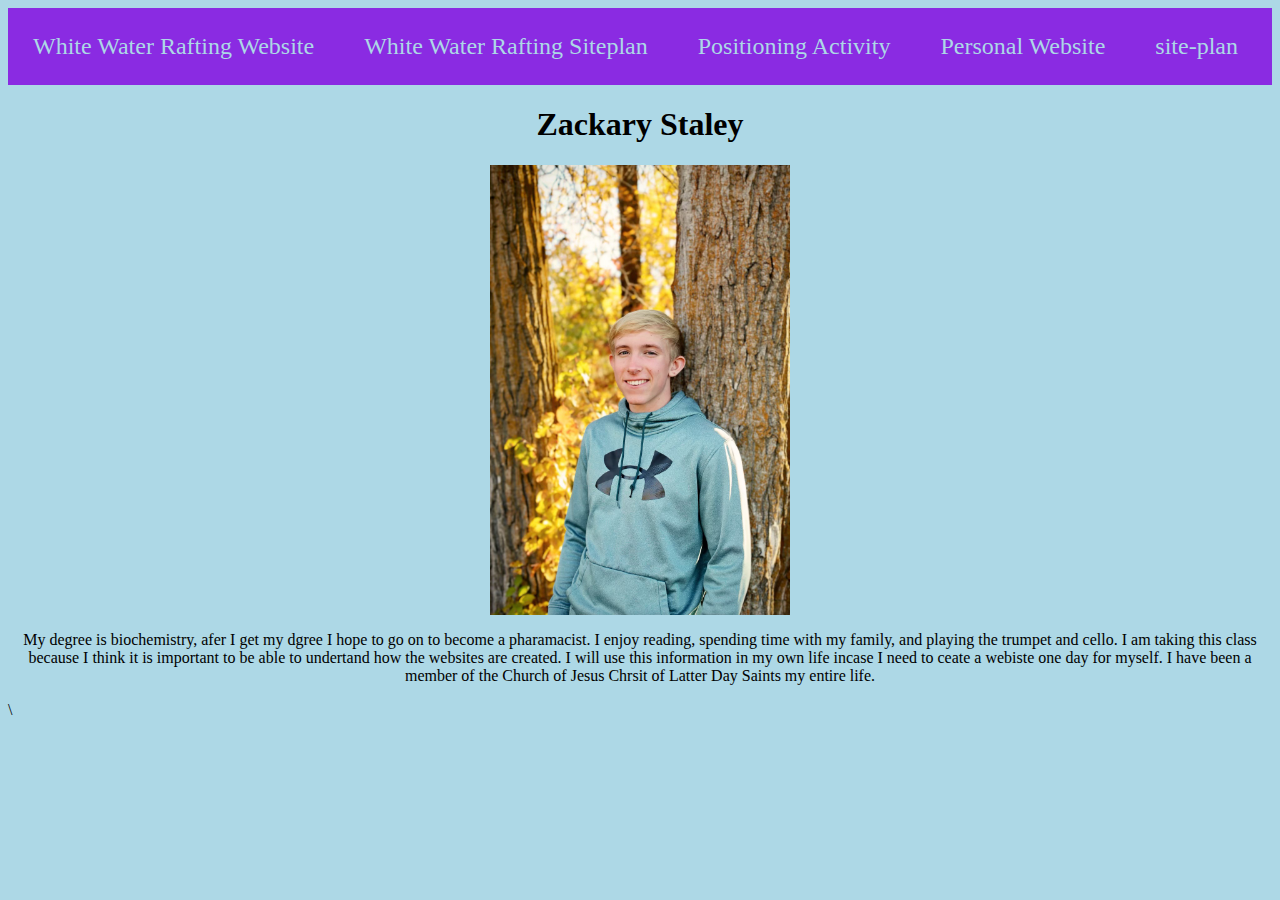
<file: index.html>
<!DOCTYPE html>
<html lang="en">
    <head>
        <meta charset="UTF-8">
        <meta name="viewport" content="width=device-width, initial-scale=1.0">
        <title>WDD130 | Home</title>
        <link href="main.css" rel="stylesheet">
    </head>
    <body>
        <nav>
        <a href="wwr/index.html">White Water Rafting Website</a>
        <a href="wwr/site-plan-rafting.html">White Water Rafting Siteplan</a>
        <a href="positioning.html">Positioning Activity</a>
        <a href="paving/homepage.html">Personal Website</a>
        <a href="paving/site-plan.html">site-plan</a>
    </nav> 
    <h1>Zackary Staley</h1>    
    <img src="IMG_7291.jpeg" alt="A picture of me">  
    <p> My degree is biochemistry, afer I get my dgree I hope to go on to become a pharamacist. I enjoy reading, spending time with my family, and playing the trumpet and cello. I am taking this class because I think it is important to be able to undertand how the websites are created. I will use this information in my own life incase I need to ceate a webiste one day for myself. I have been a member of the Church of Jesus Chrsit of Latter Day Saints my entire life. </p>   
    </body>
</html>\
</file>
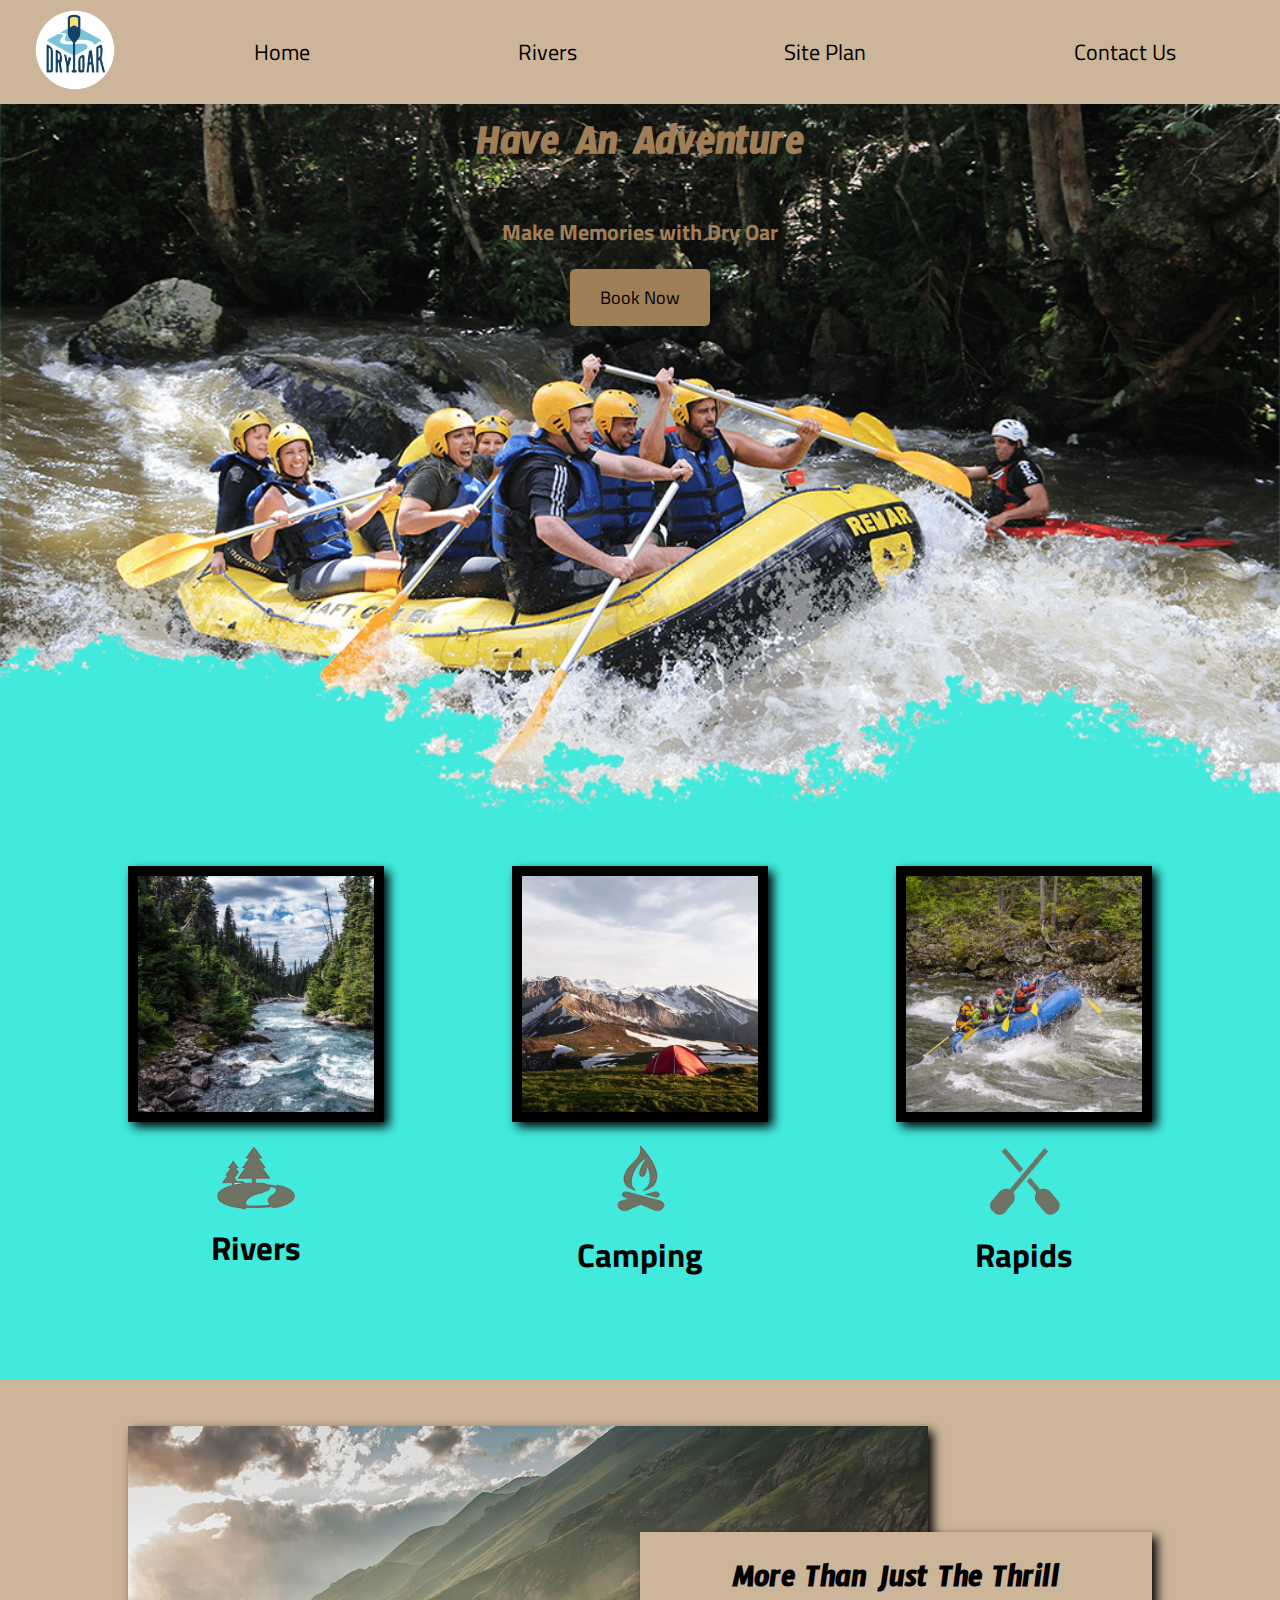
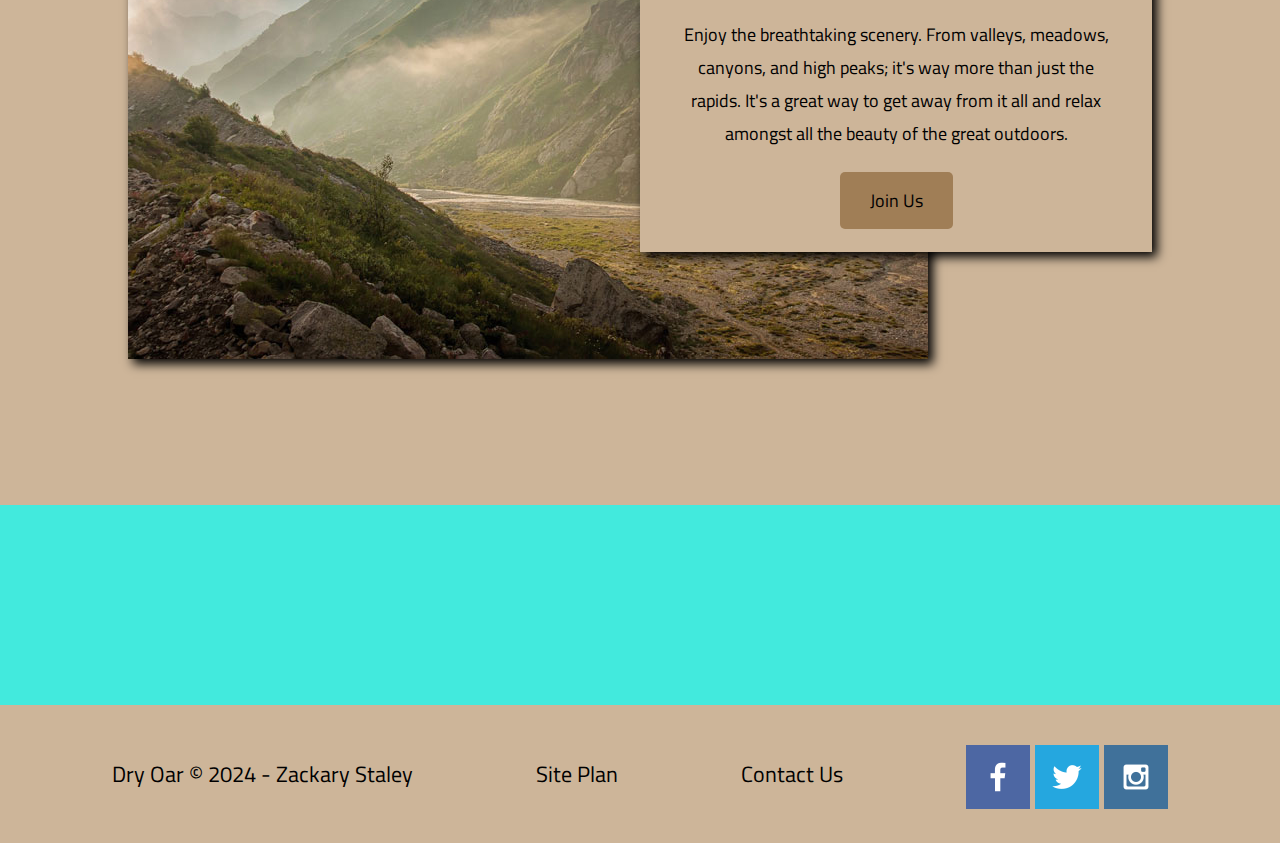
<file: wwr/index.html>
<!DOCTYPE html>
<html lang="en">
<head>
    <meta charset="UTF-8">
    <meta name="viewport" content="width=device-width, initial-scale=1.0">
    <title>White Water Rafting|Home Page|</title>
    <link rel="stylesheet" href="styles/style.css">
</head>
<body>
    <div id="content">
        <header>
            <a id="logo_link" href="index.html">
                <img class="logo" src="images/logo.png" alt="Dry Oar Logo">
            </a>
            <nav>
                <a href="index.html">Home</a>
                <a href="rivers.html">Rivers</a>
                <a href="site-plan-rafting.html">Site Plan</a>
                <a href="contactus.html">Contact Us</a>
            </nav>
        </header>
        <div id="hero">
            <div id="hero-box">
                <img id="hero-img" src="images/hero.png" alt="People enjoying white water rafting">
            </div>
            <section id="hero-msg">
                <h1 class="home-title">Have An Adventure</h1>
                <h4>Make Memories with Dry Oar</h4>
                <div class="button-box">
                    <a class="book" href="rates.html">Book Now</a>
                </div>
            </section>
          </div>
          <main class="home-grid">
            <section class="rivers-card">
                <img class="card-img" src="images/rivers.jpg" alt="river in forest">
                <img class="icon" src="images/river_icon.png" alt="river icon">
                <h2>Rivers</h2>
            </section>
            <section class="camping-card">
                <img class="card-img" src="images/camping.jpg" alt="tent in mountains">
                <img class="icon" src="images/fire_icon.png" alt="fire icon">
                <h2>Camping</h2>
            </section>
            <section class="rapids-card">
                <img class="card-img" src="images/rapids.jpg" alt="rafting boat">
                <img class="icon" src="images/oars.png" alt="oars icon">
                <h2>Rapids</h2>
            </section>
            <div id="background"></div>
            <img class="mountains" src="images/mountains.jpg" alt="Misty mountains">
            <section class="msg">
                <h2>More Than Just The Thrill</h2>
                <p>Enjoy the breathtaking scenery. From valleys, meadows, canyons, and high peaks; it's way more than just the rapids. It's a great way to get away from it all and relax amongst all the beauty of the great outdoors. </p>
                <a class='join' href="rivers.html">Join Us</a>
            </section>
        </main>
        <footer>
            <p>Dry Oar © 2024 - Zackary Staley</p>
            <p><a href="site-plan-rafting.html">Site Plan</a></p>
            <p><a href="contactus.html">Contact Us</a></p>
            <div class="social">
                <a href="https://facebook.com" target="_blank">
                    <img src="images/facebook.png" alt="fb icon">
                </a>
                <a href="https://twitter.com" target="_blank">
                    <img src="images/twitter.png" alt="twitter icon">
                </a>
                <a href="https://instagram.com" target="_blank">
                    <img src="images/instagram.png" alt="instagram icon">
                </a>
            </div>
        </footer>
    </div>
</body>
</html>
</file>
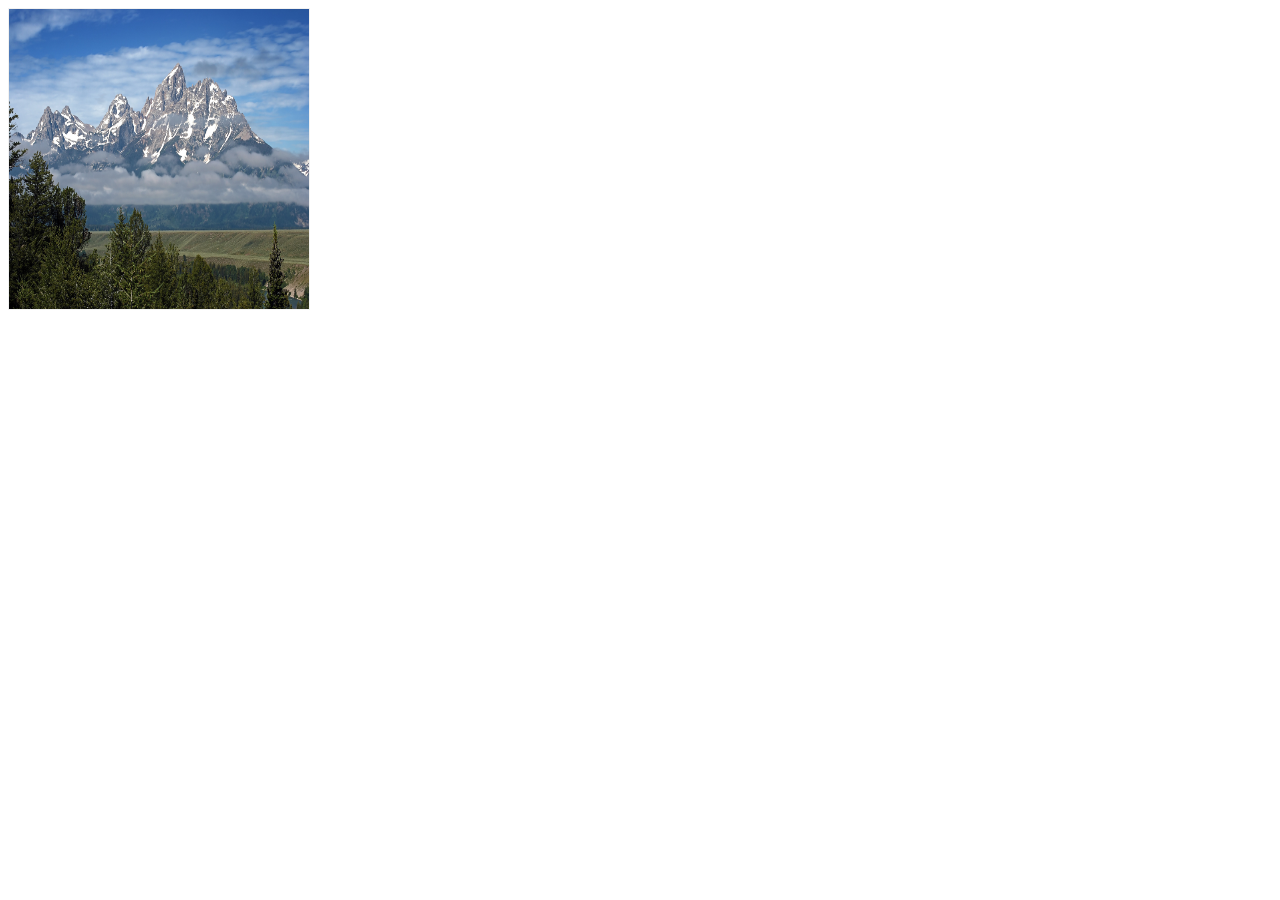
<file: card.html>
<!DOCTYPE html>
<html lang="en">
<head>
    <meta charset="UTF-8">
    <meta name="viewport" content="width=device-width, initial-scale=1.0">
    <title>Flip Card</title>
    <link href="card.css" rel="stylesheet">
</head>
<body>
    <div class="flip-card">
        <div class="flip-card-inner">
          <div class="flip-card-front">
            <img src="tetons.jpg" alt="Avatar" style="width:300px;height:300px;">
          </div>
          <div class="flip-card-back">
            <h1>Teton Mountains</h1>
            <p>Idaho and Wyoming</p>
            <p>We love the mountains</p>
          </div>
        </div>
      </div>
</body>
</html>
</file>
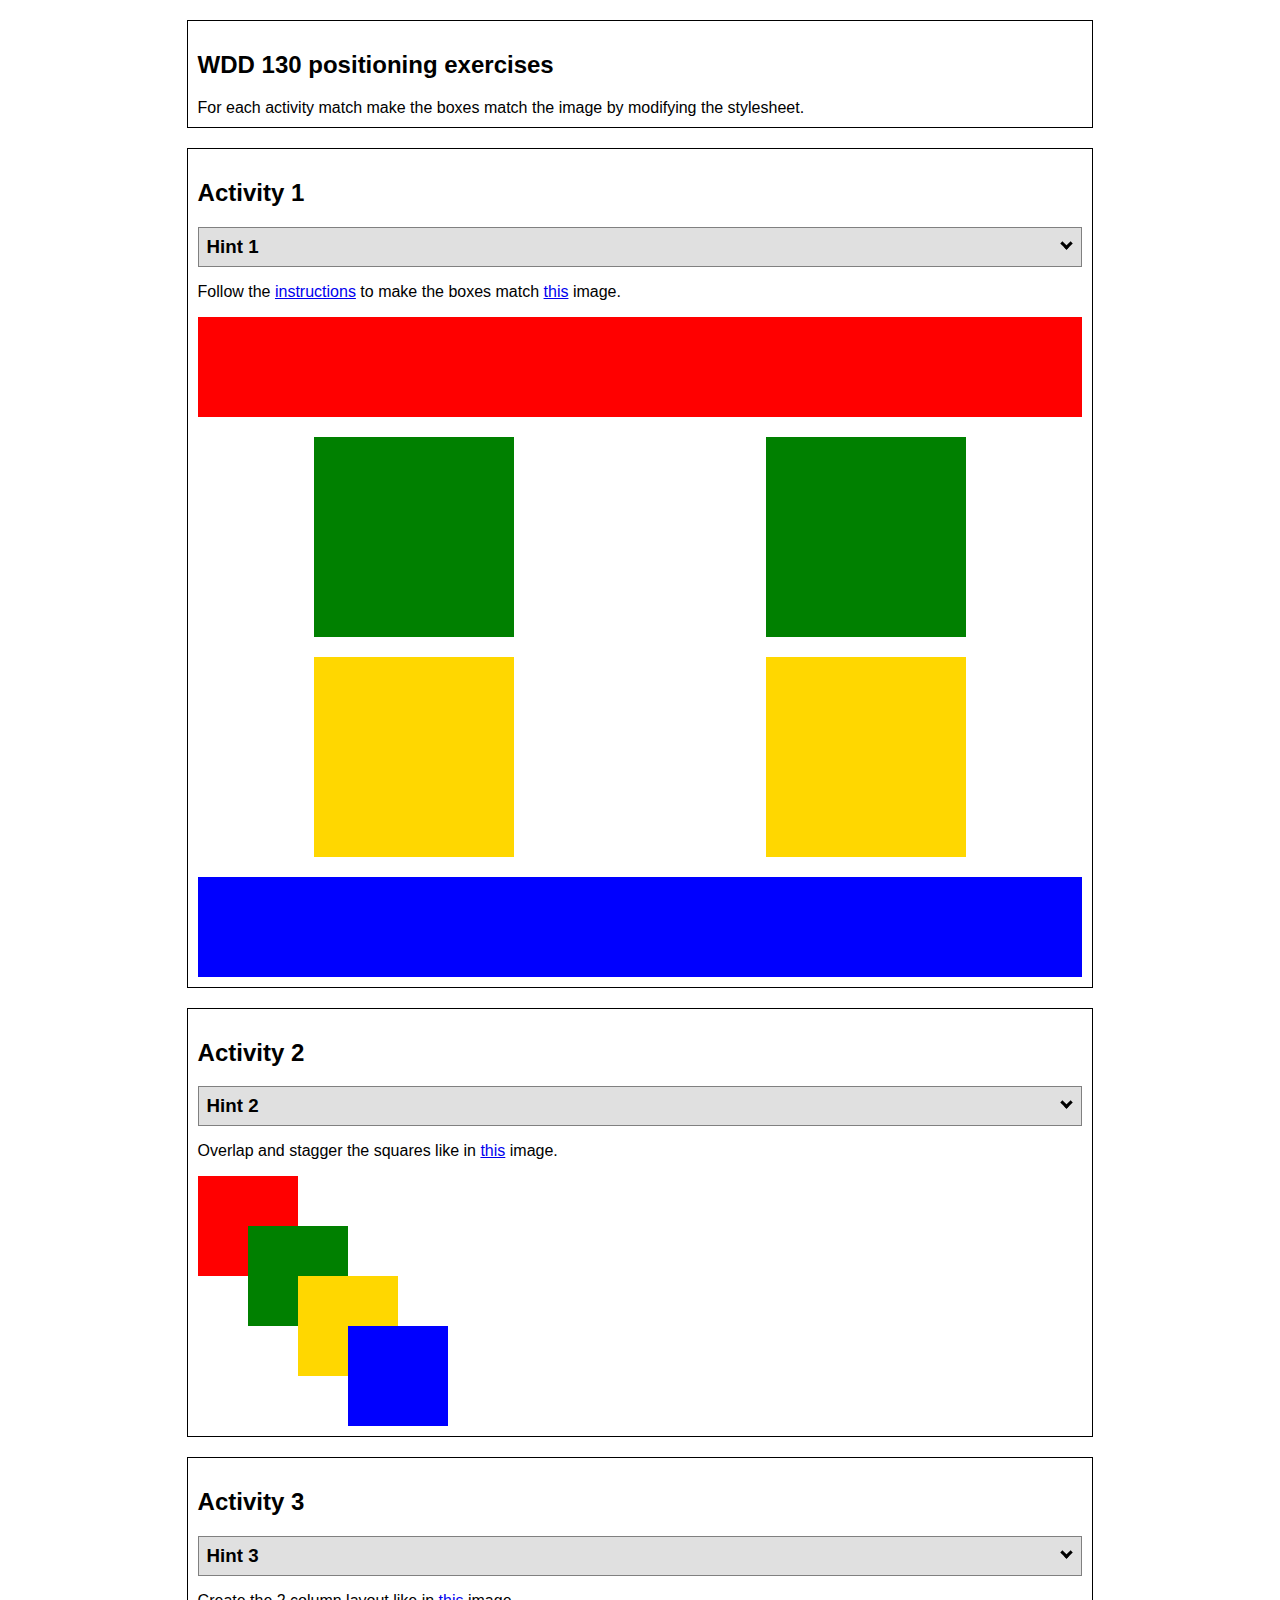
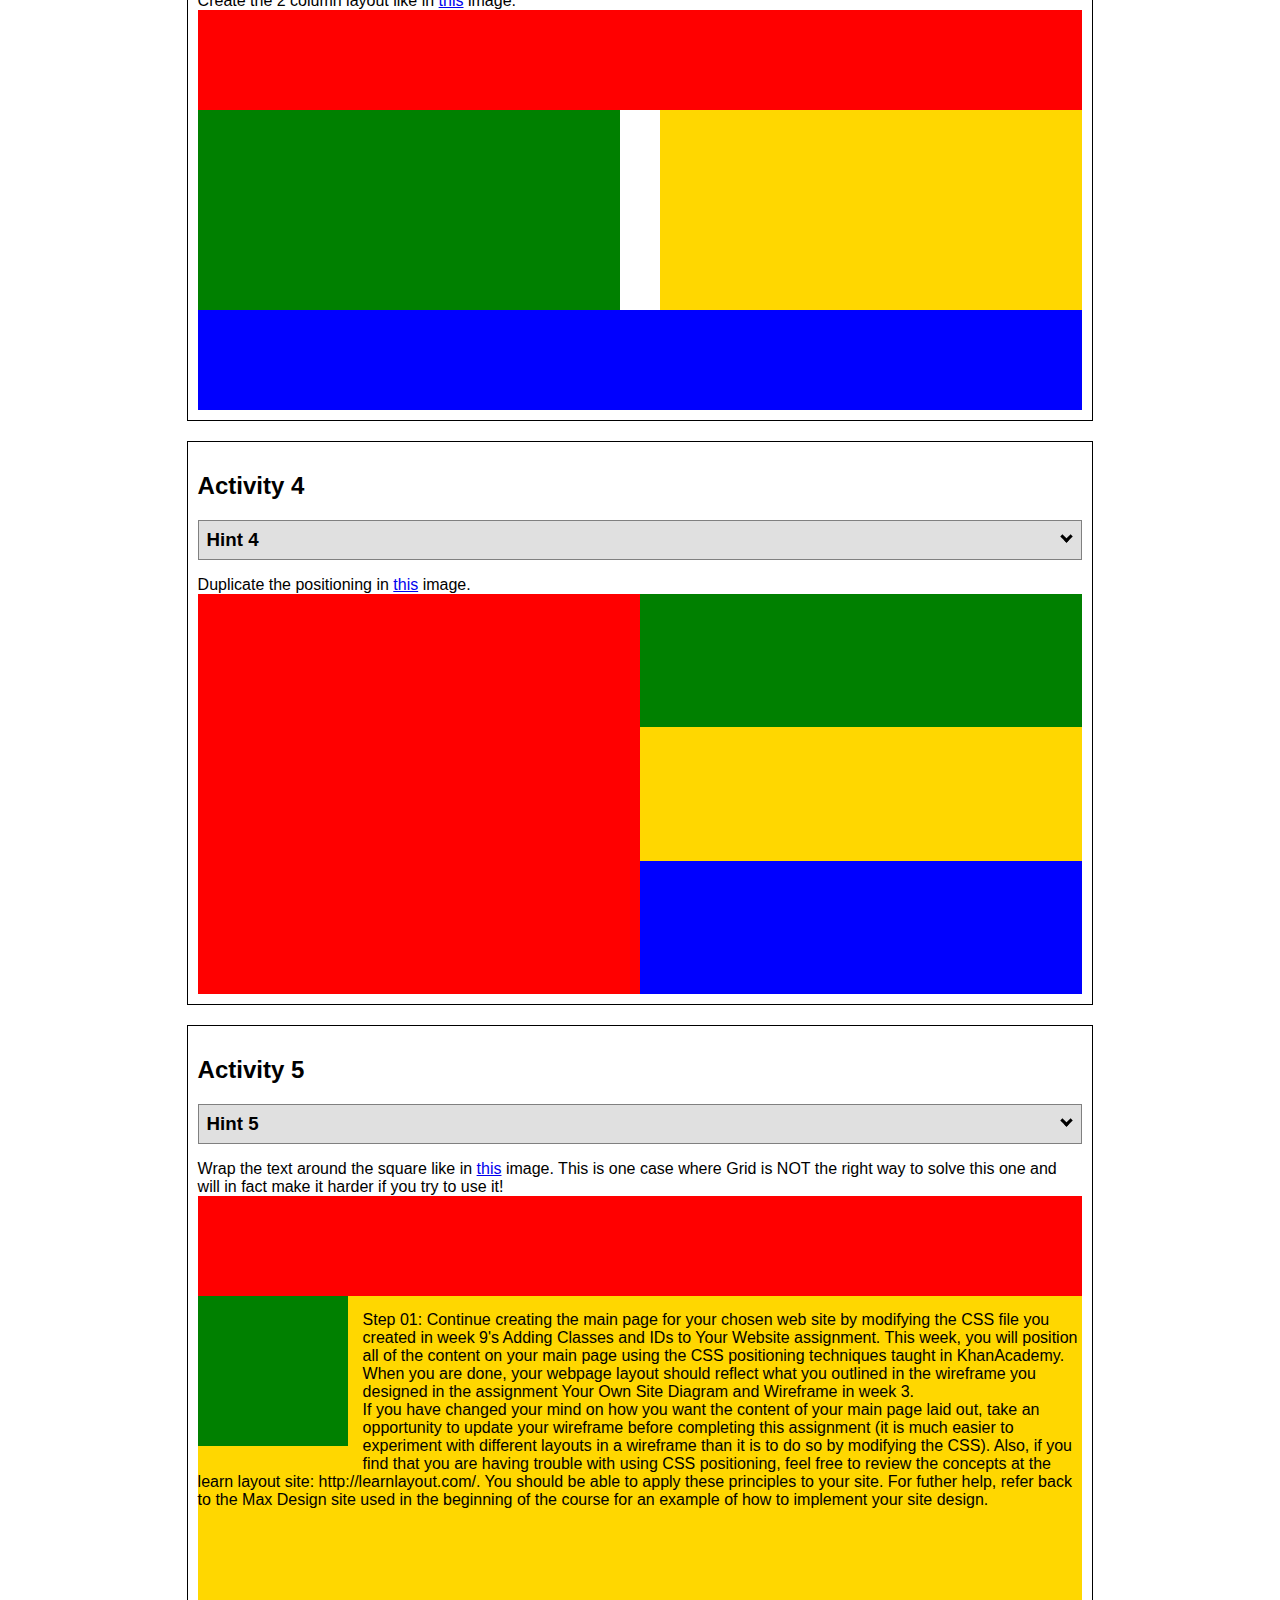
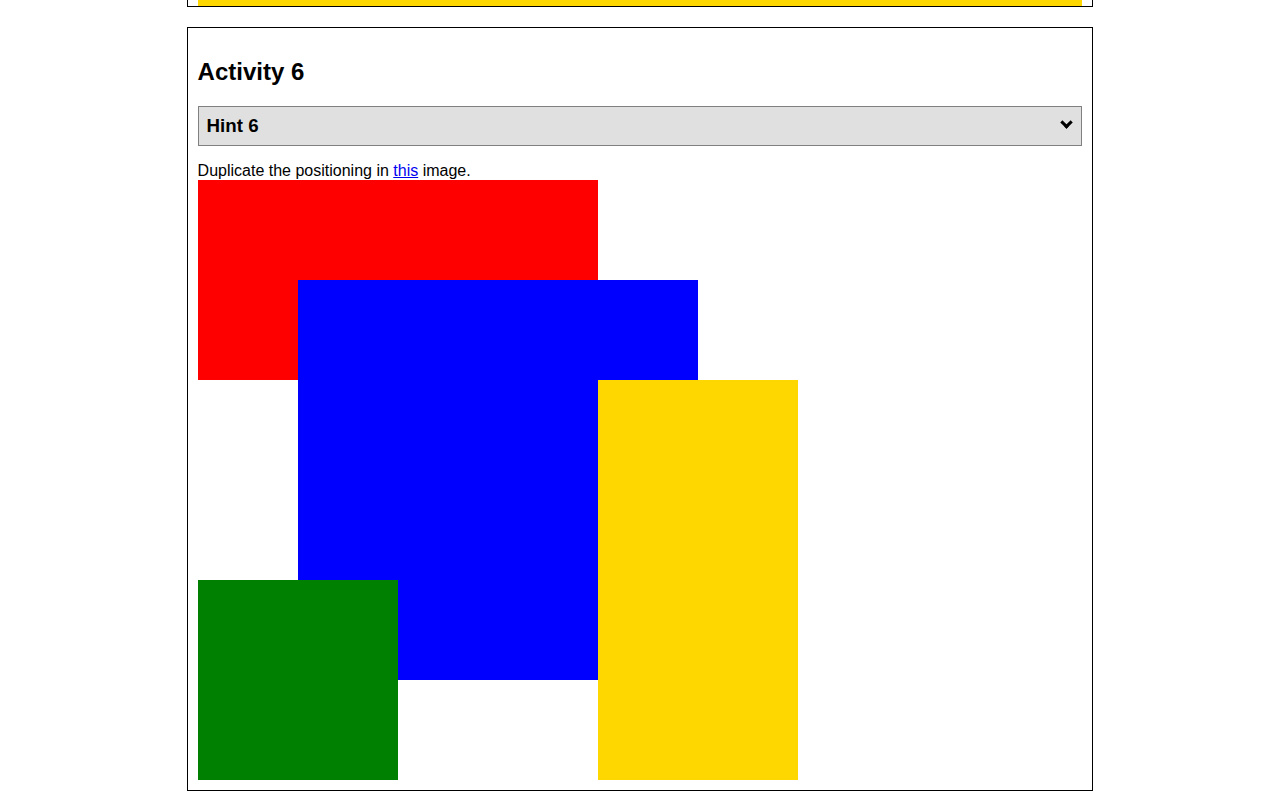
<file: positioning.html>
<!DOCTYPE html>
<html lang="en">
  <head>
    <!-- HTML - Name: positioning.html -->
    <title>Positioning Activity</title>
    <link rel="stylesheet" type="text/css" href="positionstyles.css" />
  </head>
  <body>
    <div class="activity">
      <h2>WDD 130 positioning exercises</h2>
      For each activity match make the boxes match the image by modifying the stylesheet.</div>
    <div class="activity">
      <h2>Activity 1</h2>
      <section class="hint"><input type="checkbox" ><i></i> <h3>Hint 1</h3><div><p>Check out the <a href="https://byui-wdd.github.io/wdd130/activities/w06-css-positioning.html" target="_blank">activity instructions</a> in Ilearn!</p></div></section>
      <p>Follow the <a href="https://byui-wdd.github.io/wdd130/activities/w06-css-positioning.html" target="_blank">instructions</a> to make the boxes match  <a href="https://byui-wdd.github.io/wdd130/images/example1.png" target="_blank">this</a> image.</p>
      <div class="content1" >
        <div class="red1" ></div>
        <div class="green1" ></div>
        <div class="green1" ></div>
        <div class="yellow1"></div>
        <div class="yellow1"></div>
        <div class="blue1"></div>
      </div>
    </div>
    <div class="activity">
      <h2>Activity 2</h2>
      <section class="hint"><input type="checkbox" > <h3>Hint 2</h3><i></i><div>
      <ul>
      <li>grid-template-columns: 50px 50px 50px 50px 50px </li></ul></div></section>
      <p>Overlap and stagger the squares like in <a href="https://byui-wdd.github.io/wdd130/images/example2.png" target="_blank">this</a> image.</p>
      <div class="content2" >
        <div class="red2" ></div>
        <div class="green2" ></div>
        <div class="yellow2"></div>
        <div class="blue2"></div>
      </div>
    </div>
    <div class="activity">
      <h2>Activity 3</h2>
      <section class="hint"><input type="checkbox" > <h3>Hint 3</h3><i></i><div><p>This one is going to be best solved with CSS Grid. Remember to make the boxes the right width first...then start moving them around. </p><h4>Properties used:</h4><ul><li>display:grid;</li><li>grid-template-columns:</li><li>grid-column-gap:</li>
        <li>grid-column:</li>  </ul></div></section>
      Create the 2 column layout like in <a href="https://byui-wdd.github.io/wdd130/images/example3.png" target="_blank">this</a>  image.
      <div class="content3" >
        <div class="red3" ></div>
        <div class="green3" ></div>
        <div class="yellow3"></div>
        <div class="blue3"></div>
      </div>
    </div>
    <div class="activity">
      <h2>Activity 4</h2>
      <section class="hint"><input type="checkbox" > <h3>Hint 4</h3><i></i><div><p>For the others we have been primarily concerned with width. For this one you will need to adjust height as well. </p><h4>Properties used:</h4><ul><li>display:grid;</li><li>grid-template-columns:</li><li>grid-row:</li></ul></div></section>
      Duplicate the positioning in <a href="https://byui-wdd.github.io/wdd130/images/example4.png" target="_blank">this</a> image. 
      <div class="content4" >
        <div class="red4" ></div>
        <div class="green4" ></div>
        <div class="yellow4"></div>
        <div class="blue4"></div>
      </div>
    </div>

    <div class="activity">
      <h2>Activity 5</h2>
      <section class="hint"><input type="checkbox" > <h3>Hint 5</h3><i></i><div><p>Grid is <strong>not</strong> the right way to do this.  In fact there is only one way to really do that...and that is with float. Remember that we float the thing we want the text to wrap around.  Also remember to start by making all the shapes the right size and shape.</p><h4>Properties used:</h4><ul><li>float: left;</li></ul></div></section>
      Wrap the text around the square like in <a href="https://byui-wdd.github.io/wdd130/images/example5.png" target="_blank">this</a> image. This is one case where Grid is NOT the right way to solve this one and will in fact make it harder if you try to use it!
      <div class="content5" >
        <div class="red5" ></div>
        <div class="green5" ></div>
        <div class="yellow5">Step 01: Continue creating the main page for your chosen web site by modifying the CSS file you created in week 9's Adding Classes and IDs to Your Website assignment. This week, you will position all of the content on your main page using the CSS positioning techniques taught in KhanAcademy. When you are done, your webpage layout should reflect what you outlined in the wireframe you designed in the assignment Your Own Site Diagram and Wireframe in week 3. <br />
          If you have changed your mind on how you want the content of your main page laid out, take an opportunity to update your wireframe before completing this assignment (it is much easier to experiment with different layouts in a wireframe than it is to do so by modifying the CSS). Also, if you find that you are having trouble with using CSS positioning, feel free to review the concepts at the learn layout site: http://learnlayout.com/. You should be able to apply these principles to your site. For futher help, refer back to the Max Design site used in the beginning of the course for an example of how to implement your site design.</div>
        <div class="blue5"></div>
      </div>
    </div>
    <div class="activity">
      <h2>Activity 6</h2>
      <section class="hint"><input type="checkbox" > <h3>Hint 6</h3><i></i><div><p>This one is all about visualizing the grid behind the layout. If you are having a hard time doing that first: all the sizes are even multiples of 100, and second here is another example with the lines drawn: <a href="https://byui-wdd.github.io/wdd130/images/example6-hint.png" target="_blank">example 6 with lines</a>. For this one you will find it easiest if you use px for the column width. You can also use <kbd>z-index</kbd> to control the element layering.    </p><h4>Properties used:</h4><ul><li>display:grid;</li><li>grid-template-columns:</li><li>grid-column:</li><li>grid-row:</li><li><a href="https://www.w3schools.com/cssref/pr_pos_z-index.asp" target="_blank">z-index:</a></li></ul></div></section>
      Duplicate the positioning in <a href="https://byui-wdd.github.io/wdd130/images/example6.png" target="_blank">this</a> image.
      <div class="content6" >
        <div class="red6" ></div>
        <div class="green6" ></div>
        <div class="yellow6"></div>
        <div class="blue6"></div>
      </div>
    </div>
  </body>
</html>
</file>
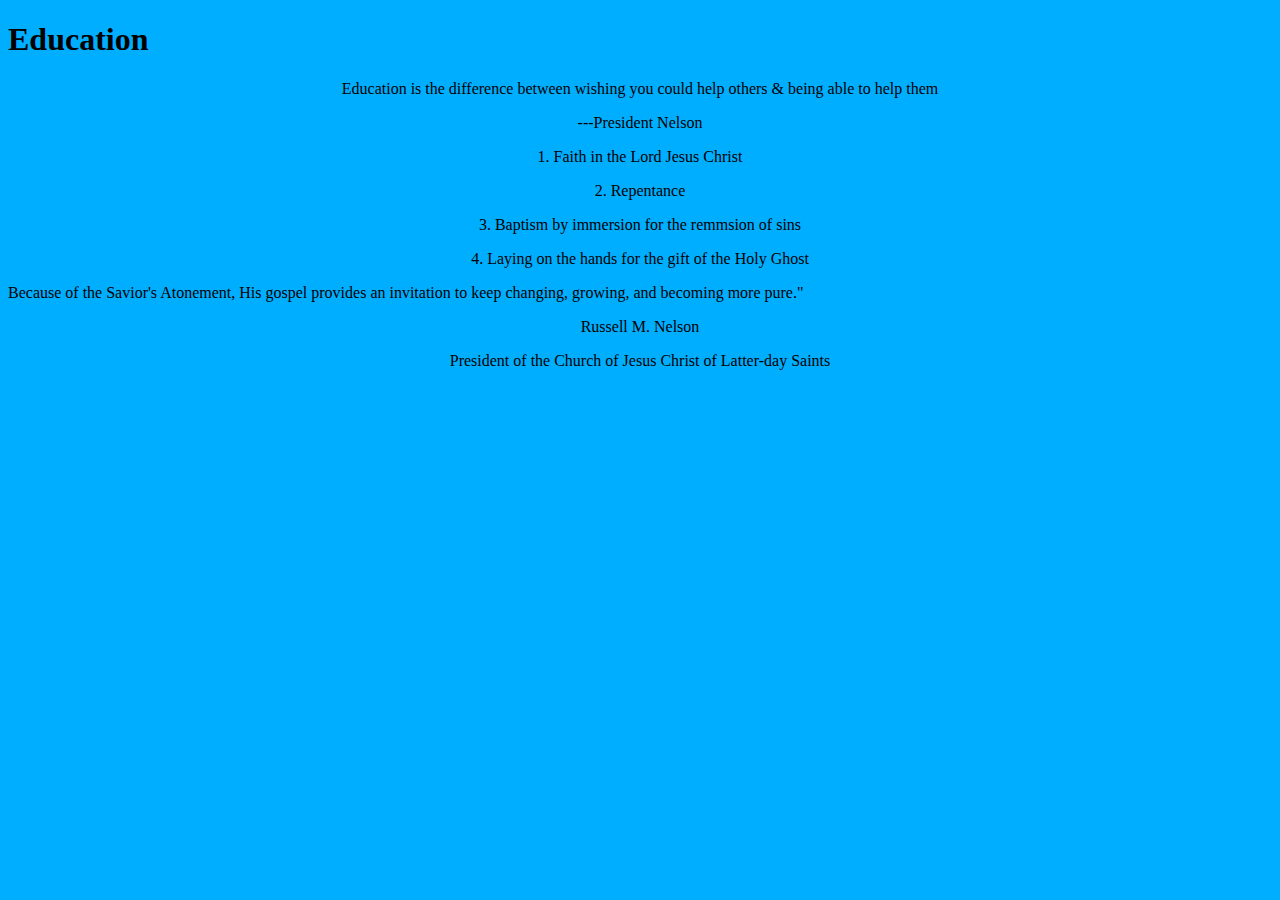
<file: ice/ice1.html>
<!DOCTYPE html>
<html lang="en">
<head>
    <meta charset="UTF-8">
    <meta name="viewport" content="width=device-width, initial-scale=1.0">
    <title>Document</title>
    <link href="mainice.css" rel="stylesheet">
</head>
<body>
    <H1> 
        Education
    </H1>
    <P>Education is the difference between wishing you could help others & being able to help them</p>
        <p> ---President Nelson </p>
    
<p>1. Faith in the Lord Jesus Christ</p>
<p>2. Repentance</p>
  <p>3. Baptism by immersion for the remmsion of sins</p>
  <p>4. Laying on the hands for the gift of the Holy Ghost</p>
  <img
  <p>Because of the Savior's Atonement, His gospel provides an invitation to keep changing, growing, and becoming more pure."</p>
  <p>Russell M. Nelson</p>
  <footer>
    <p>President of the Church of Jesus Christ of Latter-day Saints</p>
  </footer>
</body>
</html>
</file>
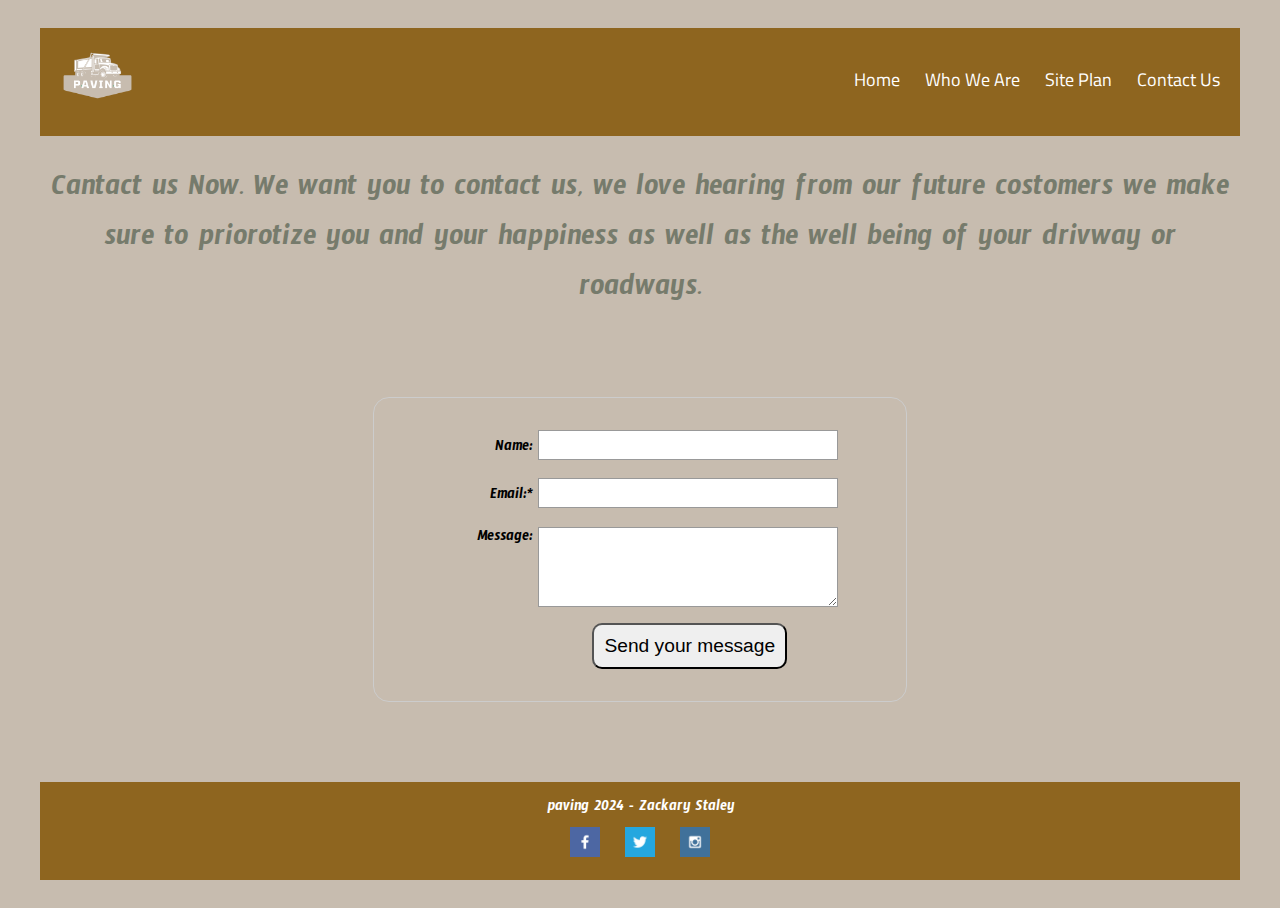
<file: paving/forums.html>
<!DOCTYPE html>
<html lang="en">
<head>
    <meta charset="UTF-8">
    <meta name="viewport" content="width=device-width, initial-scale=1.0">
    <title>Paving|Home Page|</title>
    <link rel="stylesheet" href="style/stlyepaving.css">
</head>
<body>
    <div id="content">
        <header>
            <a id="logo_link" href="homepage.html">
                <img class="logo" src="images/logo.png" alt="Paving Logo">
            </a>
            <nav>
                <a href="homepage.html">Home</a>
                <a href="whoweare.html">Who We Are</a>
                <a href="site-plan.html">Site Plan</a>
                <a href="forums.html">Contact Us</a>
            </nav>
        </header>

        <main>
            <section id="ppg3">
                <p>Cantact us Now. We want you to contact us, we love hearing from our future costomers we make sure to priorotize you and your happiness as well as the well being of your drivway or roadways.</p>
             </section>
            <div id="feedback"></div>
            <form action="/my-handling-form-page" method="post">
                <p>
                  <label for="name">Name:</label>
                  <input type="text" id="name" name="user_name" />
                </p>
                <p>
                  <label for="mail">Email:*</label>
                  <input type="email" id="mail" name="user_email" required/>
                </p>
                <p>
                  <label for="msg">Message:</label>
                  <textarea id="msg" name="user_message"></textarea>
                </p>
                <p class="button">
                    <button type="submit">Send your message</button>
                  </p>
              </form>
        </main>
        <footer>
            <p>paving 2024 - Zackary Staley</p>
            <div class="social">
                <a href="https://facebook.com" target="_blank">
                    <img src="images/facebook.png" alt="fb icon">
                </a>
                <a href="https://twitter.com" target="_blank">
                    <img src="images/twitter.png" alt="twitter icon">
                </a>
                <a href="https://instagram.com" target="_blank">
                    <img src="images/instagram.png" alt="instagram icon">
                </a>
            </div>
        </footer>
    </div>
    <script>
        // get the feedback div element so we can do something with it.
        const feedbackElement = document.getElementById('feedback');
        // get the form so we can read what was entered in it.
        const formElement = document.forms[0];
        // add a 'listener' to wait for a submission of our form. When that happens run the code below.
        formElement.addEventListener('submit', function(e) {
            // stop the form from doing the default action.
            e.preventDefault();
            // set the contents of our feedback element to a message letting the user know the form was submitted successfully. Notice that we pull the name that was entered in the form to personalize the message!
            feedbackElement.innerHTML = 'Hello '+ formElement.user_name.value +'! Thank you for your message. We will get back with you as soon as possible!';
            // make the feedback element visible.
            feedbackElement.style.display = "block";
            // add a class to move everything down so our message doesn't cover it.
            document.body.classList.toggle('moveDown');
        });
    </script>
</body>
</html>
</file>
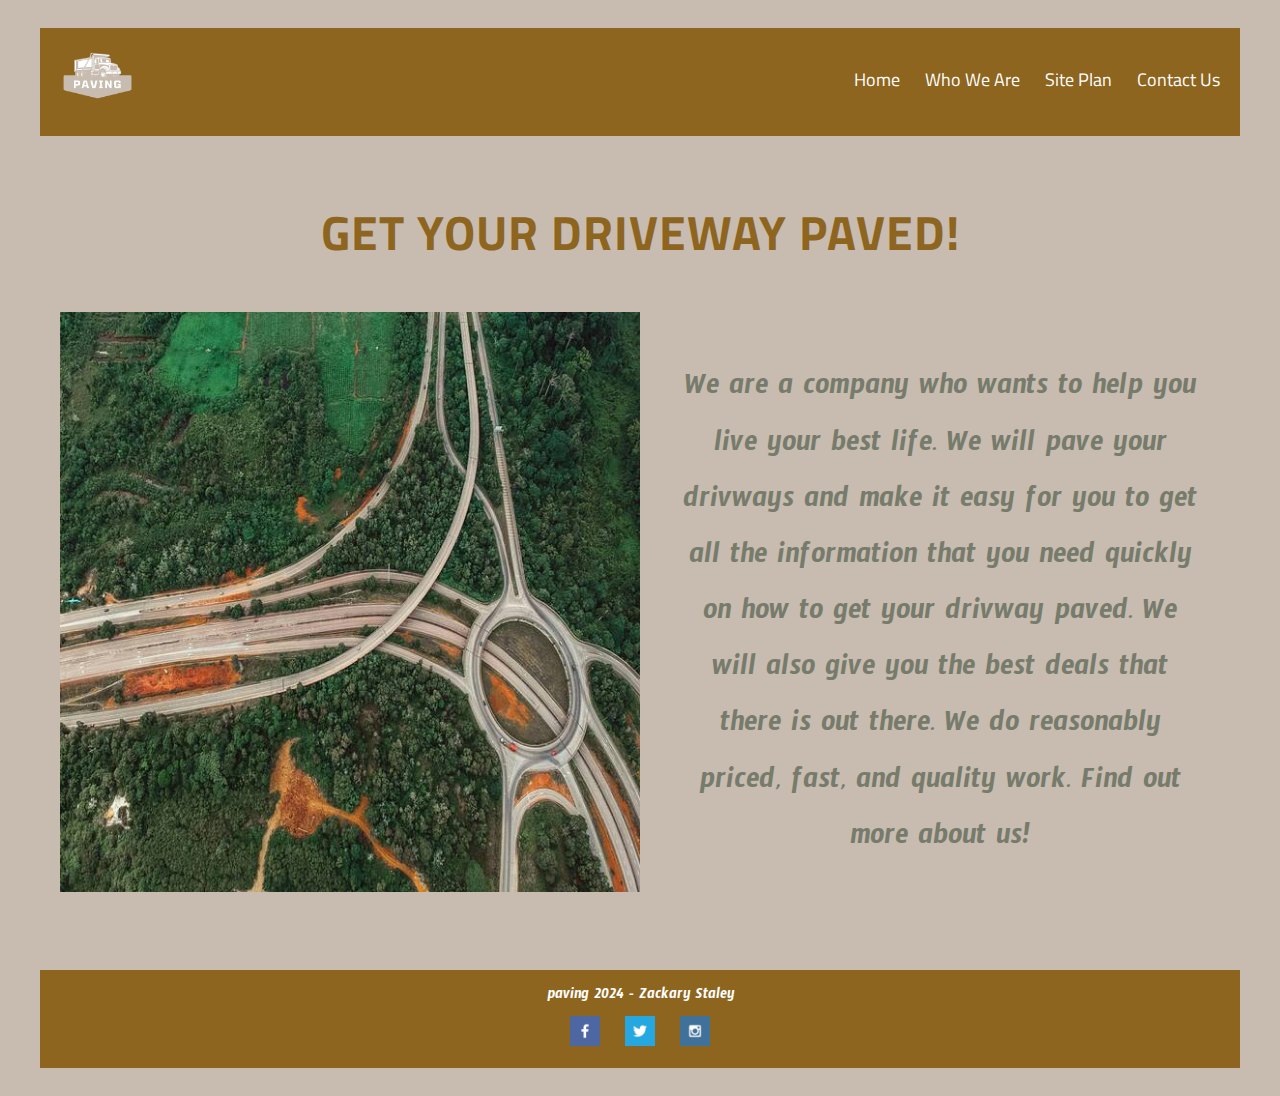
<file: paving/homepage.html>
<!DOCTYPE html>
<html lang="en">
<head>
    <meta charset="UTF-8">
    <meta name="viewport" content="width=device-width, initial-scale=1.0">
    <title>Paving|Home Page|</title>
    <link rel="stylesheet" href="style/stlyepaving.css">
</head>
<body>
    <div id="content">
        <header>
            <a id="logo_link" href="homepage.html">
                <img class="logo" src="images/logo.png" alt="Paving Logo">
            </a>
            <nav>
                <a href="homepage.html">Home</a>
                <a href="whoweare.html">Who We Are</a>
                <a href="site-plan.html">Site Plan</a>
                <a href="forums.html">Contact Us</a>
            </nav>
        </header>
        <main class="pavingpg1"> 
            <div class="titlepg1">
                <h2>Get Your Driveway Paved!</h2> 
            </div>
            <div class="pavingpg1-content">
                <img class="pavingimg1" src="images/image1.jpg" alt="Paving Image">
                <section id="ppg1">
                <p>We are a company who wants to help you live your best life. We will pave your drivways and make it easy for you to get all the information that you need quickly on how to get your drivway paved. We will also give you the best deals that there is out there. We do reasonably priced, fast, and quality work. Find out more about us!</p>
                </section>
            </div>
        </main>
        <footer>
            <p>paving 2024 - Zackary Staley</p>
            <div class="social">
                <a href="https://facebook.com" target="_blank">
                    <img src="images/facebook.png" alt="fb icon">
                </a>
                <a href="https://twitter.com" target="_blank">
                    <img src="images/twitter.png" alt="twitter icon">
                </a>
                <a href="https://instagram.com" target="_blank">
                    <img src="images/instagram.png" alt="instagram icon">
                </a>
            </div>
        </footer>
    </div>
</body>
</html>
</file>
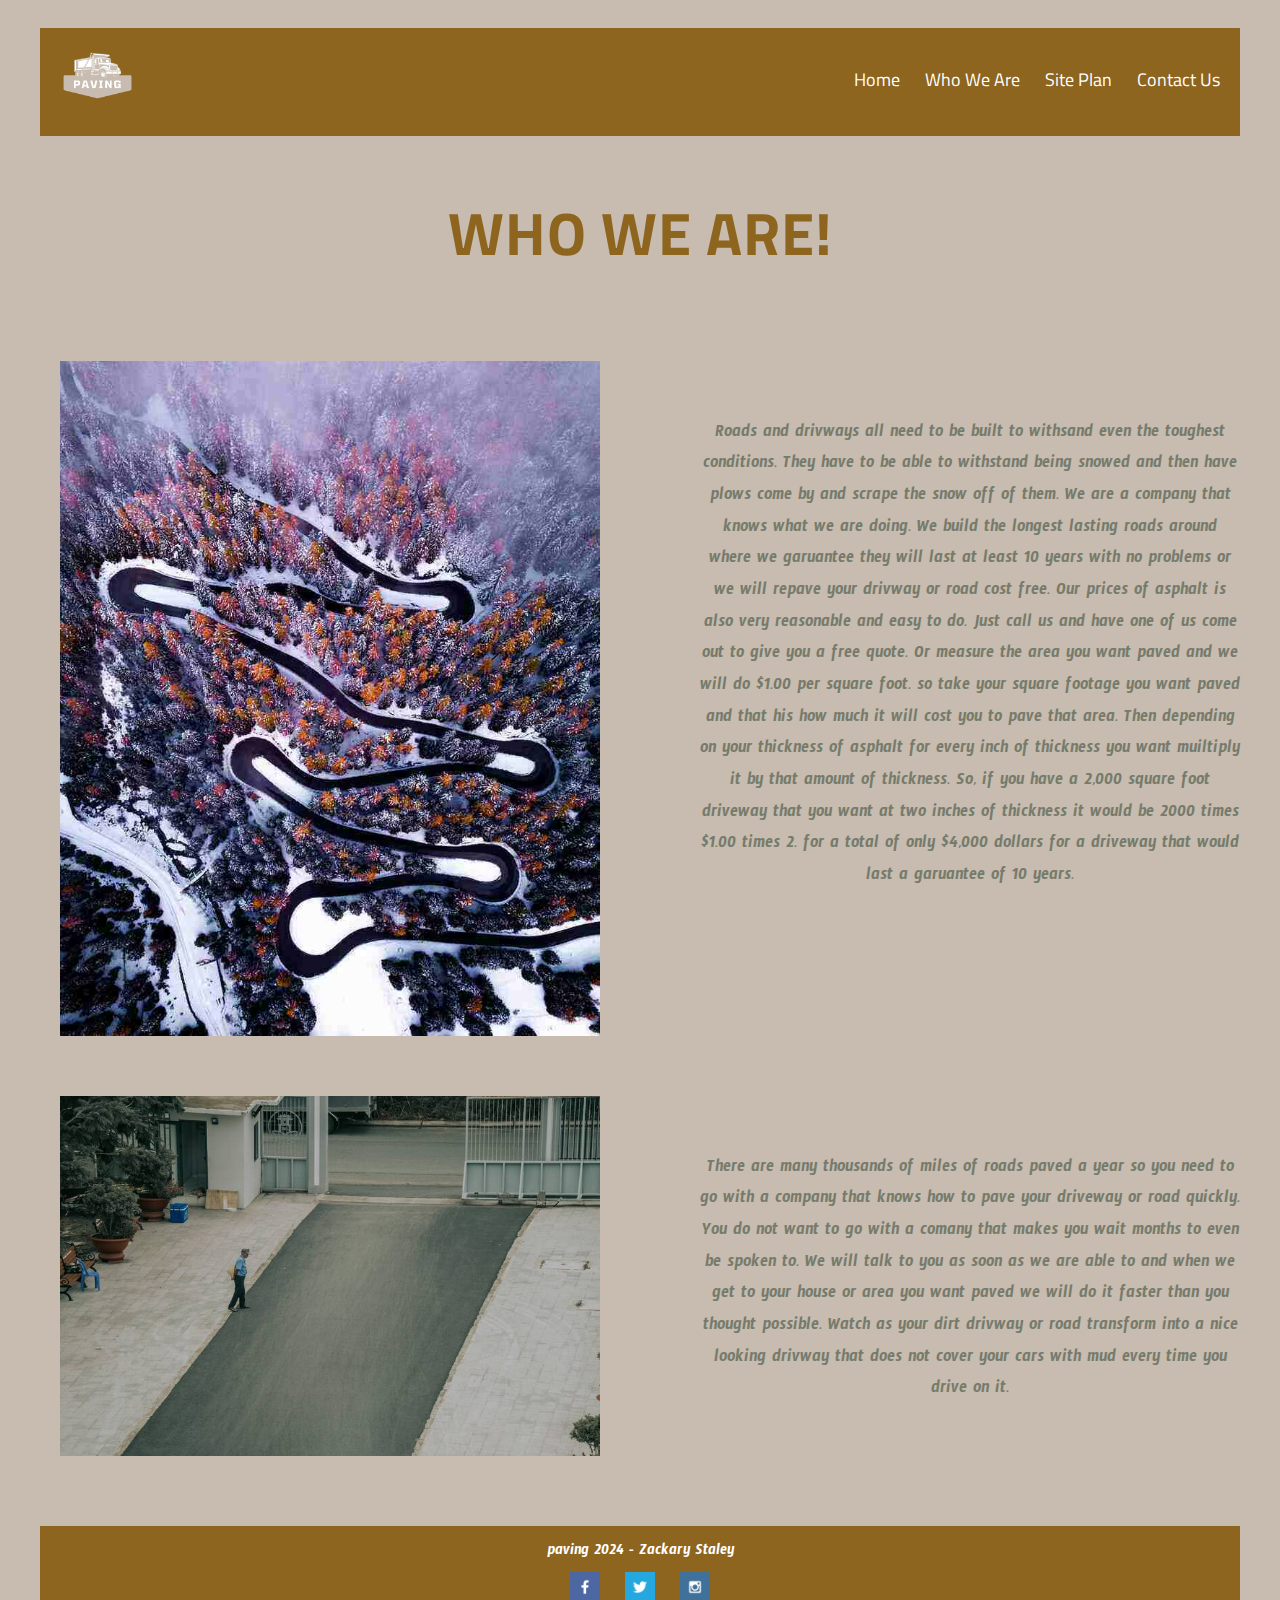
<file: paving/whoweare.html>
<!DOCTYPE html>
<html lang="en">
<head>
    <meta charset="UTF-8">
    <meta name="viewport" content="width=device-width, initial-scale=1.0">
    <title>Paving|Home Page|</title>
    <link rel="stylesheet" href="style/stlyepaving.css">
</head>
<body>
    <div id="content">
        <header>
            <a id="logo_link" href="homepage.html">
                <img class="logo" src="images/logo.png" alt="Paving Logo">
            </a>
            <nav>
                <a href="homepage.html">Home</a>
                <a href="whoweare.html">Who We Are</a>
                <a href="site-plan.html">Site Plan</a>
                <a href="forums.html">Contact Us</a>
            </nav>
        </header>
        <main class="pavingpg2"> 
            <div class="titlepg2">
                <h2>Who We Are!</h2> 
            </div>
             <img class="pavingimgpg21" src="images/image2.jpg" alt="driveway">
            <section id="ppg21">
                <p>Roads and drivways all need to be built to withsand even the toughest conditions. They have to be able to withstand being snowed and then have plows come by and scrape the snow off of them. We are a company that knows what we are doing. We build the longest lasting roads around where we garuantee they will last at least 10 years with no problems or we will repave your drivway or road cost free. Our prices of asphalt is also very reasonable and easy to do. Just call us and have one of us come out to give you a free quote. Or measure the area you want paved and we will do $1.00 per square foot. so take your square footage you want paved and that his how much it will cost you to pave that area. Then depending on your thickness of asphalt for every inch of thickness you want muiltiply it by that amount of thickness. So, if you have a 2,000 square foot driveway that you want at two inches of thickness it would be 2000 times $1.00 times 2. for a total of only $4,000 dollars for a driveway that would last a garuantee of 10 years.</p>
            </section>
             <img class="pavingimgpg22" src="images/image3.jpg" alt="lots of roads">
            <section id="ppg22">
                <p>There are many thousands of miles of roads paved a year so you need to go with a company that knows how to pave your driveway or road quickly. You do not want to go with a comany that makes you wait months to even be spoken to. We will talk to you as soon as we are able to and when we get to your house or area you want paved we will do it faster than you thought possible. Watch as your dirt drivway or road transform into a nice looking drivway that does not cover your cars with mud every time you drive on it.</p>
            </section>
        </main>
        <footer>
            <p>paving 2024 - Zackary Staley</p> 
            <div class="social">
                <a href="https://facebook.com" target="_blank">
                    <img src="images/facebook.png" alt="fb icon">
                </a>
                <a href="https://twitter.com" target="_blank">
                    <img src="images/twitter.png" alt="twitter icon">
                </a>
                <a href="https://instagram.com" target="_blank">
                    <img src="images/instagram.png" alt="instagram icon">
                </a>
            </div>
        </footer>
    </div>
</body>
</html>
</file>
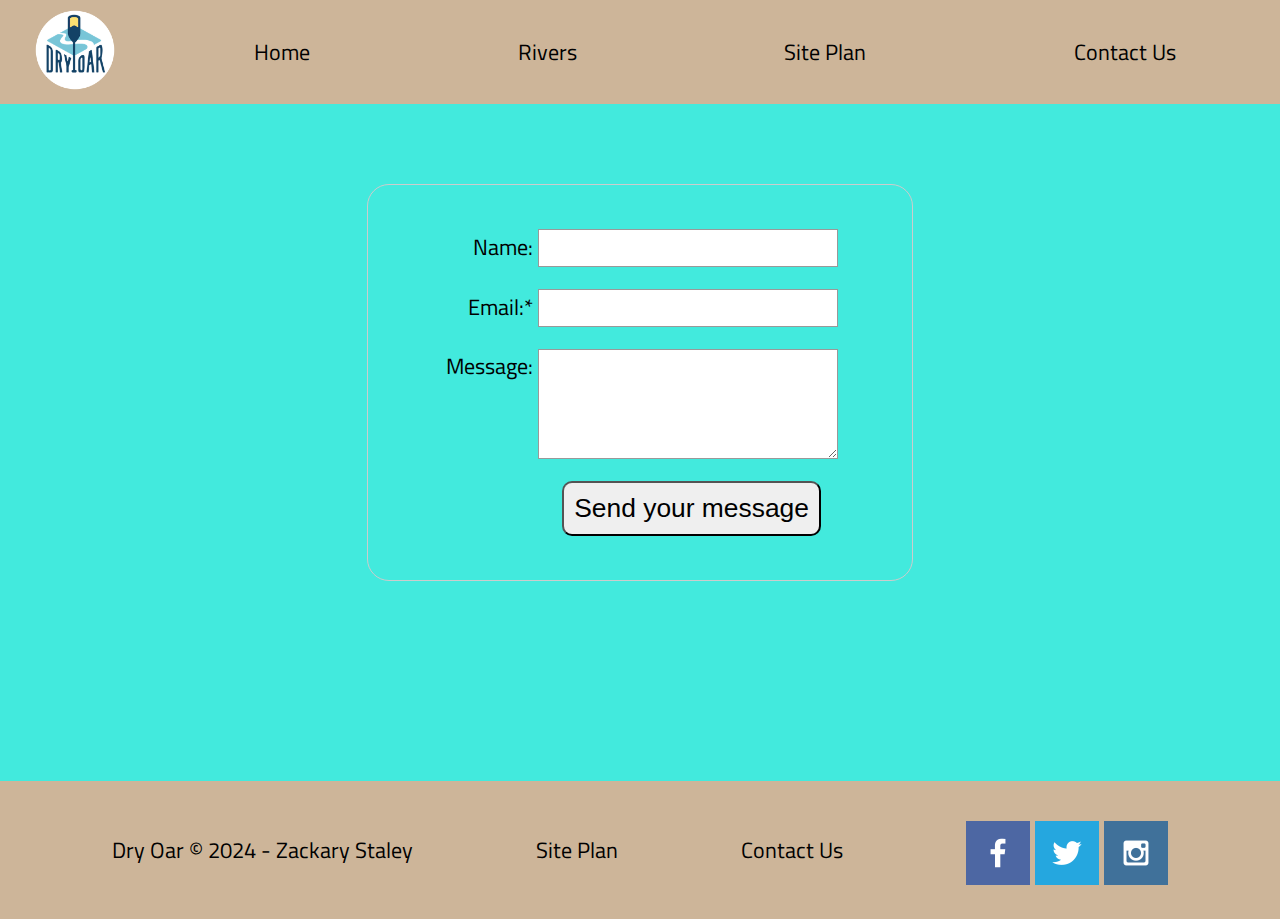
<file: wwr/contactus.html>
<!DOCTYPE html>
<html lang="en">
<head>
    <meta charset="UTF-8">
    <meta name="viewport" content="width=device-width, initial-scale=1.0">
    <title>White Water Rafting|Home Page|</title>
    <link rel="stylesheet" href="styles/style.css">
</head>
<body>
    <div id="content">
        <header>
            <a id="logo_link" href="index.html">
                <img class="logo" src="images/logo.png" alt="Dry Oar Logo">
            </a>
            <nav>
                <a href="index.html">Home</a>
                <a href="rivers.html">Rivers</a>
                <a href="site-plan-rafting.html">Site Plan</a>
                <a href="contactus.html">Contact Us</a>
            </nav>
        </header>

        <main>
            <div id="feedback"></div>
            <form action="/my-handling-form-page" method="post">
                <p>
                  <label for="name">Name:</label>
                  <input type="text" id="name" name="user_name" />
                </p>
                <p>
                  <label for="mail">Email:*</label>
                  <input type="email" id="mail" name="user_email" required/>
                </p>
                <p>
                  <label for="msg">Message:</label>
                  <textarea id="msg" name="user_message"></textarea>
                </p>
                <p class="button">
                    <button type="submit">Send your message</button>
                  </p>
              </form>
        </main>


        <footer>
            <p>Dry Oar © 2024 - Zackary Staley</p>
            <p><a href="site-plan-rafting.html">Site Plan</a></p>
            <p><a href="contactus.html">Contact Us</a></p>
            <div class="social">
                <a href="https://facebook.com" target="_blank">
                    <img src="images/facebook.png" alt="fb icon">
                </a>
                <a href="https://twitter.com" target="_blank">
                    <img src="images/twitter.png" alt="twitter icon">
                </a>
                <a href="https://instagram.com" target="_blank">
                    <img src="images/instagram.png" alt="instagram icon">
                </a>
            </div>
        </footer>
    </div>
    <script>
        // get the feedback div element so we can do something with it.
        const feedbackElement = document.getElementById('feedback');
        // get the form so we can read what was entered in it.
        const formElement = document.forms[0];
        // add a 'listener' to wait for a submission of our form. When that happens run the code below.
        formElement.addEventListener('submit', function(e) {
            // stop the form from doing the default action.
            e.preventDefault();
            // set the contents of our feedback element to a message letting the user know the form was submitted successfully. Notice that we pull the name that was entered in the form to personalize the message!
            feedbackElement.innerHTML = 'Hello '+ formElement.user_name.value +'! Thank you for your message. We will get back with you as soon as possible!';
            // make the feedback element visible.
            feedbackElement.style.display = "block";
            // add a class to move everything down so our message doesn't cover it.
            document.body.classList.toggle('moveDown');
        });
    </script>
</body>
</html>
</file>
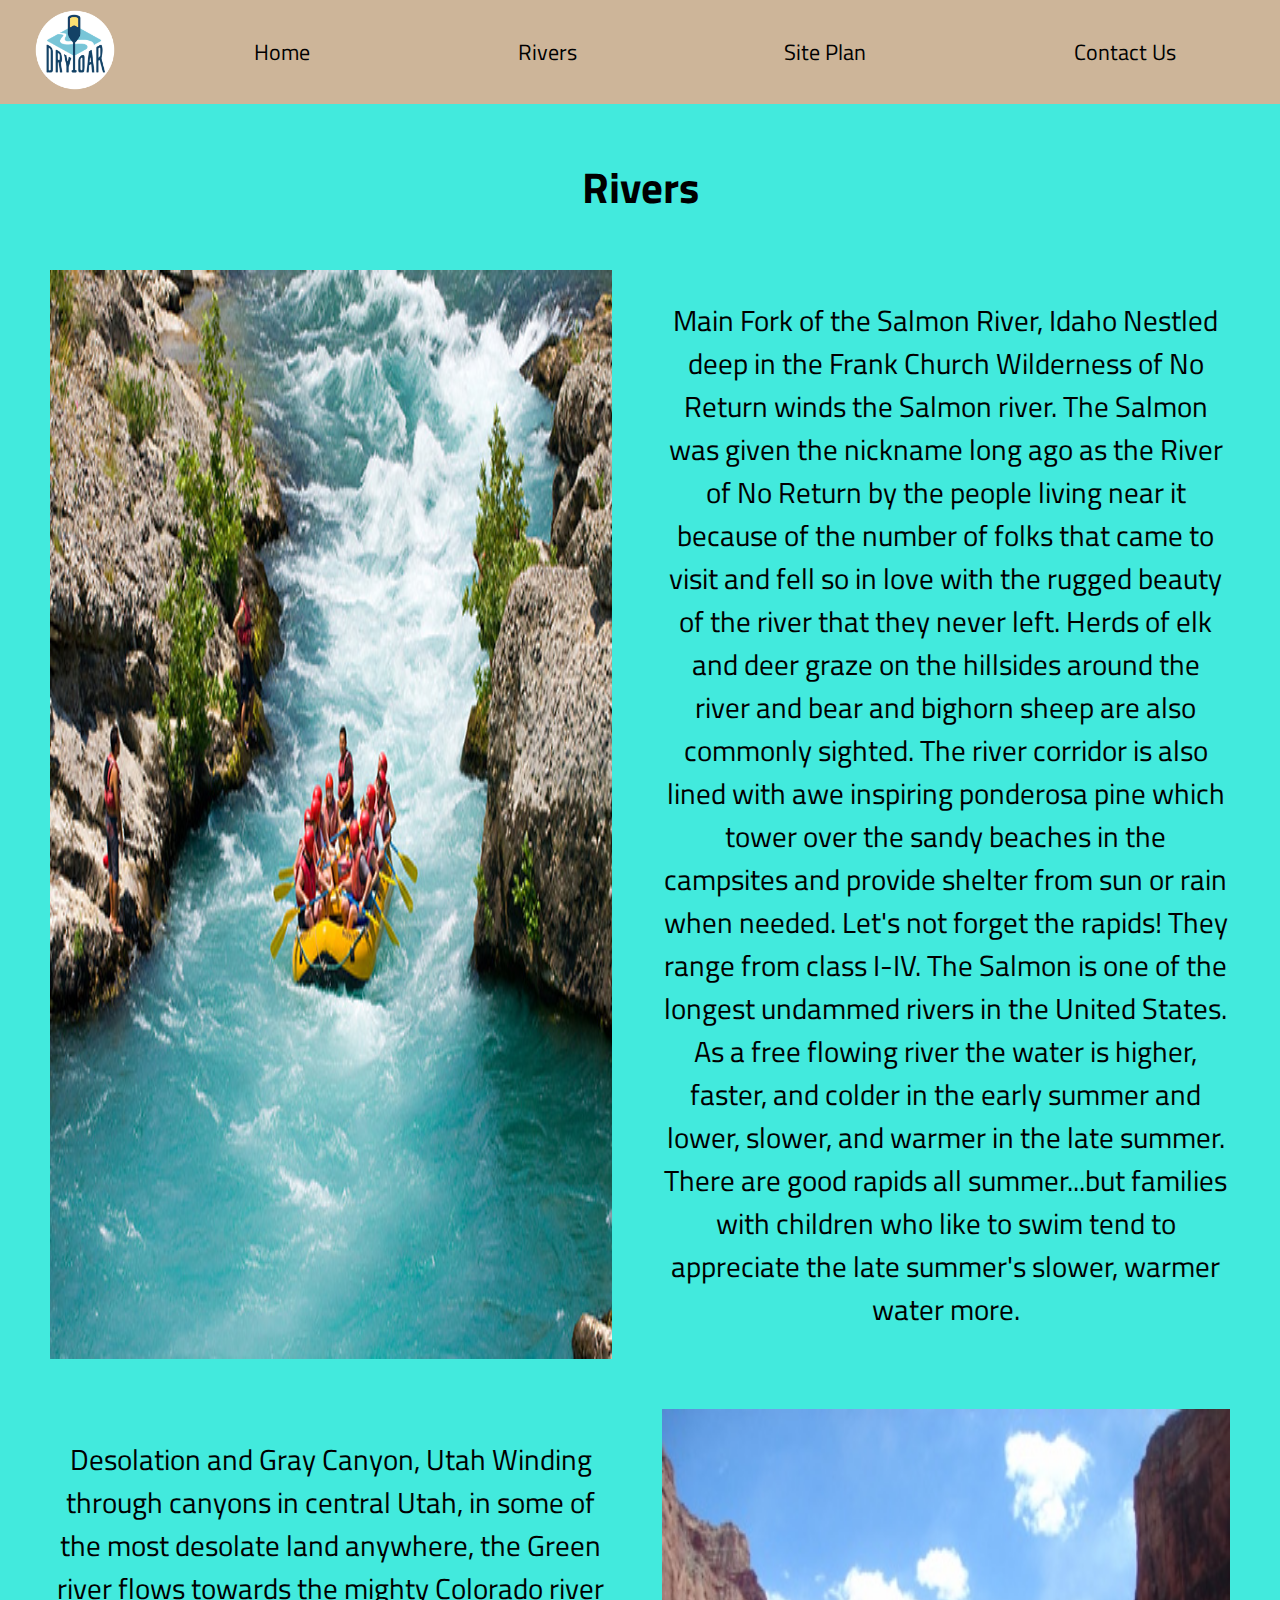
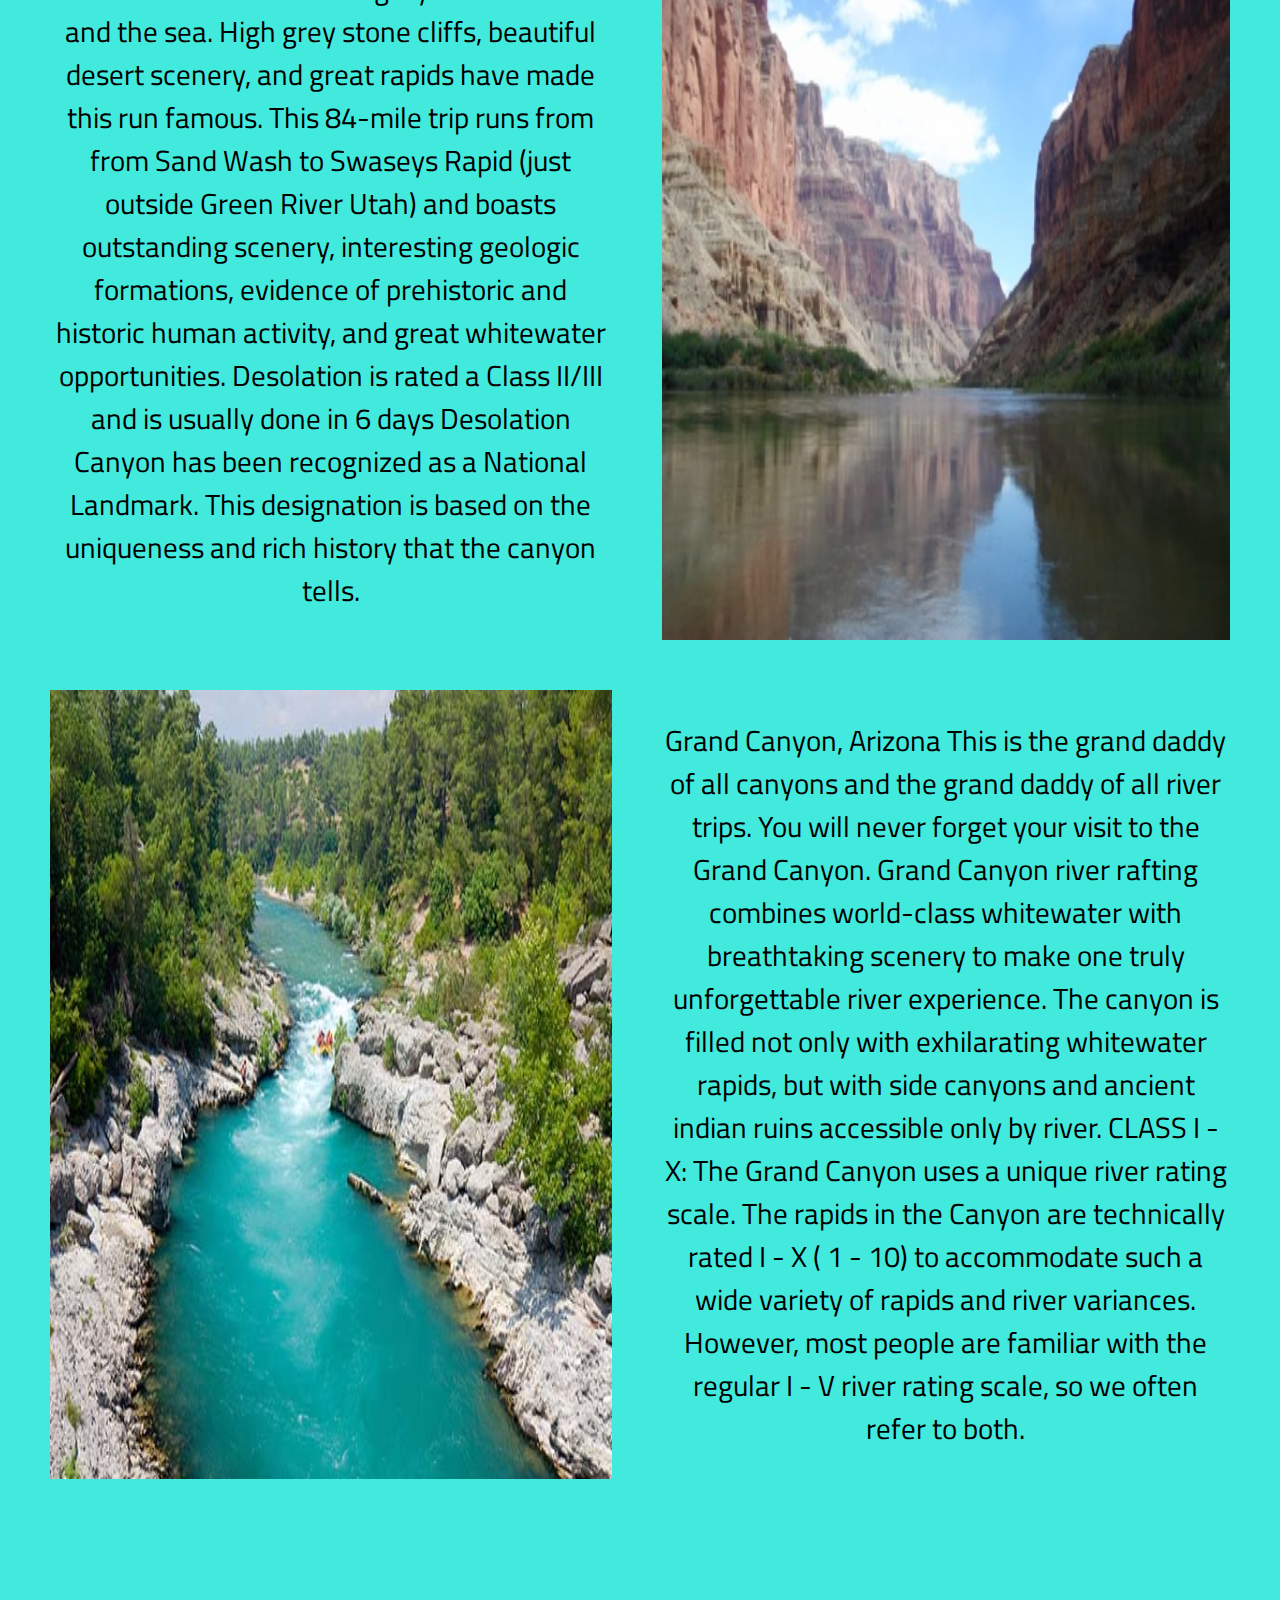
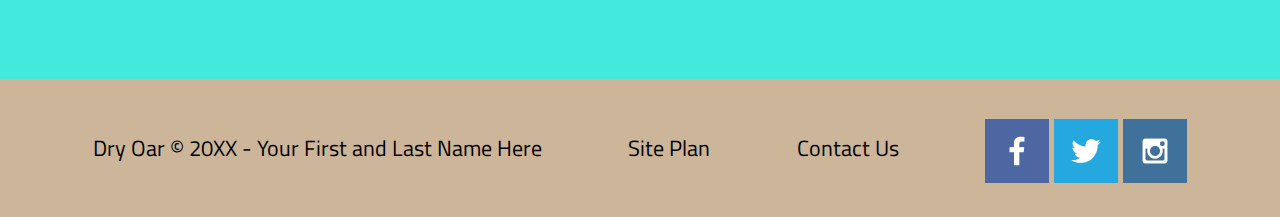
<file: wwr/rivers.html>
<!DOCTYPE html>
<html lang="en">
<head>
    <meta charset="UTF-8">
    <meta name="viewport" content="width=device-width, initial-scale=1.0">
    <title>White Water Rafting|Home Page|</title>
    <link rel="stylesheet" href="styles/style.css">
</head>
<body>
    <div id="content">
        <header>
            <a id="logo_link" href="index.html">
                <img class="logo" src="images/logo.png" alt="Dry Oar Logo">
            </a>
            <nav>
                <a href="index.html">Home</a>
                <a href="rivers.html">Rivers</a>
                <a href="site-plan-rafting.html">Site Plan</a>
                <a href="contactus.html">Contact Us</a>
            </nav>
        </header>
          <main class="river-grid">
        <div class="titler">
           <h2>Rivers</h2> 
        </div>
                <img class="river1img" src="images/rivers1.jpg">
                <section id="river1p">
                    <p>Main Fork of the Salmon River, Idaho
                        Nestled deep in the Frank Church Wilderness of No Return winds the Salmon river. The Salmon was given the nickname long ago as the River of No Return by the people living near it because of the number of folks that came to visit and fell so in love with the rugged beauty of the river that they never left.
                        
                        Herds of elk and deer graze on the hillsides around the river and bear and bighorn sheep are also commonly sighted. The river corridor is also lined with awe inspiring ponderosa pine which tower over the sandy beaches in the campsites and provide shelter from sun or rain when needed.
                        
                        Let's not forget the rapids! They range from class I-IV. The Salmon is one of the longest undammed rivers in the United States. As a free flowing river the water is higher, faster, and colder in the early summer and lower, slower, and warmer in the late summer. There are good rapids all summer...but families with children who like to swim tend to appreciate the late summer's slower, warmer water more.<p>
                </section>
                <section id="river2p">
                    <p>Desolation and Gray Canyon, Utah
                        Winding through canyons in central Utah, in some of the most desolate land anywhere, the Green river flows towards the mighty Colorado river and the sea. High grey stone cliffs, beautiful desert scenery, and great rapids have made this run famous. This 84-mile trip runs from from Sand Wash to Swaseys Rapid (just outside Green River Utah) and boasts outstanding scenery, interesting geologic formations, evidence of prehistoric and historic human activity, and great whitewater opportunities.
                        
                        Desolation is rated a Class II/III and is usually done in 6 days
                        
                        Desolation Canyon has been recognized as a National Landmark.  This designation is based on the uniqueness and rich history that the canyon tells.</p>
                </section>
                <img class="river2img" src="images/river2.jpg">
            <img class="river3img" src="images/river3.jpg">
            <section id="river3p">
                <p>Grand Canyon, Arizona
                    This is the grand daddy of all canyons and the grand daddy of all river trips. You will never forget your visit to the Grand Canyon.
                    
                    Grand Canyon river rafting combines world-class whitewater with breathtaking scenery to make one truly unforgettable river experience. The canyon is filled not only with exhilarating whitewater rapids, but with side canyons and ancient indian ruins accessible only by river.
                    
                    CLASS I - X: The Grand Canyon uses a unique river rating scale. The rapids in the Canyon are technically rated I - X ( 1 - 10) to accommodate such a wide variety of rapids and river variances. However, most people are familiar with the regular I - V river rating scale, so we often refer to both.<p>
            </section>
        </div>
        </main>
        </main>
        <footer>
            <p>Dry Oar © 20XX - Your First and Last Name Here</p>
            <p><a href="site-plan-rafting.html">Site Plan</a></p>
            <p><a href="contactus.html">Contact Us</a></p>
            <div class="social">
                <a href="https://facebook.com" target="_blank">
                    <img src="images/facebook.png" alt="fb icon">
                </a>
                <a href="https://twitter.com" target="_blank">
                    <img src="images/twitter.png" alt="twitter icon">
                </a>
                <a href="https://instagram.com" target="_blank">
                    <img src="images/instagram.png" alt="instagram icon">
                </a>
            </div>
        </footer>
    </div>
</body>
</html>
</file>
<file: main.css>
body {
    background-color: #add8e6;
}
nav a {
    text-decoration: none;
}
nav {
    background-color: blueviolet;
    display: flex 
} 
a {
    color: #add8e6;
    padding: 25px;
    font-size: 24px;
}
a:hover{
    background-color: #add8e6;
    color: blueviolet;
}
h1 {
    text-align: center;
}
img {
    width: 300px;
    display: block;
    margin: 0 auto;
}
p {
    text-align: center;
}
</file>
<file: wwr/styles/style.css>
@import url('https://fonts.googleapis.com/css2?family=Timmana&family=Titillium+Web:ital,wght@0,200;0,300;0,400;0,600;0,700;0,900;1,200;1,300;1,400;1,600;1,700&display=swap');
#content{
    max-width: 1600px;
    margin: 0 auto;
}
nav a{
    text-align: center;
    color:black;
    text-decoration:none;
    padding: 35px;
}
#hero-msg h1, #hero-msg h4{
    text-align: center;
}
main section{
    text-align: center;
}
.button-box{
    text-align: center;
}
#background{
    height: 725px;
}
body{
    background-color: #42EADDFF;
    font-family: 'Titillium Web', San-Serif;
    font-size: 22px;
    margin:0;
    padding: 0;
}
header{
    background-color: #CDB599FF;
    display:grid;
    grid-template-columns: 150px auto; 
}
nav a:hover{
    background-color: #CDB599FF;
    color:black ;
    font-family: Timmana, San-Serif;
}
.book, .join{
    background-color:rgb(160, 126, 86) ;
    color:black;
    text-decoration:none;
    font-size: 18px;
    padding: 15px 30px;
    margin-top: 50px;
    border-radius: 5px;
}
.book:hover, .join:hover{
    background-color: rgb(160, 126, 86);
    color: black
}   
.msg{
    background-color:#CDB599FF ;
    line-height: 1.5em;
    padding: 35px;
}
footer{
    background-color:#CDB599FF ;
    padding: 25px 50px;
    margin-top: 200px;
    display: flex;
    justify-content: space-around;
    align-items: center;
}
.home-title{
    color:rgb(160, 126, 86);
    text-align: center;
    font-family: Timmana, San-Serif;
    font-size: 2em;
    margin-top: 10px;
}
h4{
    color: rgb(160, 126, 86);
    text-align: center;
}
.msg h2{
    color:black ;
    font-family:Timmana, San-Serif;
}
.msg p{
    color: rgb(0, 0, 0);
    font-size: .8em;
    padding-bottom: 15px;
}
footer{
    color:#000000 ;
    padding: 25px 50px;
    margin-top: 200px;
}
footer a{
    color: black;
    text-decoration: none;
}
footer a:hover{
    color: black;
}
.icon {
    width: 80px;
    padding-top: 10px;
}
#hero-img{
    width:100%;
}
.logo{
    width:80px;
}
h2{
    margin:0;
}
#logo_link{
    padding-top: 5px;
    padding-top: 5px;
    justify-self: center;
    align-self: center;
}
footer .social img{
    padding-top: 15px;
}
.card-img{
    border: 10px solid black;
    width:100%;
    box-shadow: 5px 5px 10px black;
}
main section img{
    box-sizing: border-box;
}
#hero-png{
    width: 100%;
}
nav{
    display: flex;
    justify-content: space-around;
}
#hero{
    display:grid;
    grid-template-columns: 1fr 3fr 1fr;
    margin-top: -100px;
}
#hero-box{
    grid-column: 1/4;
    grid-row: 1/3;
    z-index: -1;
}
#hero-msg{
    grid-column: 2/3;
    grid-row: 1/2;
    margin-top: 100px;
}
.home-grid{
    display:grid;
    grid-template-columns: repeat(10, 1fr);
}
.rivers-card{
grid-column: 2/4;
grid-row: 2/3;
}
.camping-card{
grid-column: 5/7;
grid-row: 2/3;
}
.rapids-card{
grid-column: 8/10;
grid-row: 2/3;
}
#background{
    background-color:#CDB599FF ;
grid-column: 1/11;
grid-row: 4/9;
margin-top: 100px;

}
.mountains{
grid-column: 2/7;
grid-row: 5/8;
box-shadow: 5px 5px 10px black;
}
.msg{
grid-column: 6/10;
grid-row: 6/7;
box-shadow: 5px 5px 10px black;
}
.card-img:hover{
    opacity: .6;
    transform: scale(1.1);
}

/* rivers css */

.river-grid{
    display:grid;
    grid-template-columns: (1fr,1fr);
    gap: 50px;
    margin: 50px;
    align-items: center;
    font-size: 130%;
}
  .titler{
    grid-column: 1/3;
    text-align: center;
  }
  .river1img{
    grid-column: 1/2;
    grid-row: 2/3;
    width: 100%;
    height: 100%;
  }
  #river1p{
    grid-column: 2/3;
    grid-row: 2/3;
  }
  .river2img{
    grid-column: 2/3;
    grid-row: 3/4;
    width: 100%;
    height: 100%;
  }
  #river2p{
    grid-column: 1/2;
    grid-row: 3/4;
  }
.river3img{
  grid-column: 1/2;
  grid-row: 4/5;
  width: 100%;
  height: 100%;
}
#river3p{
  grid-column: 2/3;
  grid-row: 4/5;
}
/*contactus.html*/

  form {
    /* Form outline */
    padding: 1em;
    border: 1px solid #ccc;
    border-radius: 1em;
    text-align: center;
    width: 500px;
    margin: 80px auto;

  }
  
  p + p {
    margin-top: 1em;
  }
  
  label {
    /* Uniform size & alignment */
    display: inline-block;
    min-width: 90px;
    text-align: right;
  }
  
  input,
  textarea {
    /* To make sure that all text fields have the same font settings
       By default, text areas have a monospace font */
    font: 1em sans-serif;
    /* Uniform text field size */
    width: 300px;
    box-sizing: border-box;
    /* Match form field borders */
    border: 1px solid #999;
    padding: 5px;
  }
  
  input:focus,
  textarea:focus {
    /* Set the outline width and style */
    outline-style: solid;
    /* To give a little highlight on active elements */
    outline-color: #000;
  }
  
  textarea {
    /* Align multiline text fields with their labels */
    vertical-align: top;
    /* Provide space to type some text */
    height: 5em;
  }
  
  .button {
    /* Align buttons with the text fields */
    padding-left: 90px; /* same size as the label elements */
  }
  
  button {
    /* This extra margin represent roughly the same space as the space
       between the labels and their text fields */
    margin-left: 0.5em;
    padding: 10px;
    font-size: 120%;
    border-radius: 10px;
  }
  #feedback {
    background-color: antiquewhite;
    position: absolute;
    top: 0;
    left: 0;
    right: 0;
    padding: .5em;
    /* make this element invisible until we are ready for it */
    display: none;      
}
.moveDown {
    margin-top: 3em;
}

@media screen and (max-width: 900px) {
    #hero, .home-grid {
        display: block;
        height: auto;
    }
    nav, footer {
        flex-direction: column;
    }
    nav a {
        display: block;
        padding: 15px;
    }
    #hero {
        margin-top: 0;
    }
    #hero-msg {
        margin-top: 0;
    }
    #hero-msg h4 {
        display: none;
    }
    #hero-msg h1 {
        color: #6f7364;
    }
    .home-title {
        font-size: 25px;
    }
    .rivers-card, .camping-card, .rapids-card { 
        margin: 50px auto;
        width: 60%;
    }
    #background {
        display: none;
    }
    .mountains, .msg {
        width: 80%;
        display: block;
        margin: 0 auto;
    }
    footer {
        margin-top: 25px;
    }
}
</file>
<file: card.css>
.flip-card {
    background-color: transparent;
    width: 300px;
    height: 300px;
    border: 1px solid #f1f1f1;
    perspective: 1000px; /* Remove this if you don't want the 3D effect */
  }
  
  /* This container is needed to position the front and back side */
  .flip-card-inner {
    position: relative;
    width: 100%;
    height: 100%;
    text-align: center;
    transition: transform 0.8s;
    transform-style: preserve-3d;
  }
  
  /* Do an horizontal flip when you move the mouse over the flip box container */
  .flip-card:hover .flip-card-inner {
    transform: rotateY(180deg);
  }
  
  /* Position the front and back side */
  .flip-card-front, .flip-card-back {
    position: absolute;
    width: 100%;
    height: 100%;
    -webkit-backface-visibility: hidden; /* Safari */
    backface-visibility: hidden;
  }
  
  /* Style the front side (fallback if image is missing) */
  .flip-card-front {
    background-color: #bbb;
    color: black;
  }
  
  /* Style the back side */
  .flip-card-back {
    background-color: dodgerblue;
    color: white;
    transform: rotateY(180deg);
  }
</file>
<file: positionstyles.css>
/* CSS - Name: "positionstyles.css" */
/* Activity 1 styles */
.content1 {
  /* This is the parent of the activity 1 boxes. */
display: grid;
grid-template-columns: 1fr 1fr;
justify-items: center;
gap: 20px;
}
.red1 { 
  width: 100%; 
  height: 100px; 
  background-color: red; 
  grid-column: 1/3;

} 
.green1 {
  width: 200px; 
  height: 200px; 
  background-color: green; 

} 
.yellow1 {
  width: 200px; 
  height: 200px; 
  background-color: gold; 
} 
.blue1 {
  width: 100%; 
  height: 100px; 
  background-color: blue; 
  grid-column: 1/3;
} 
/* Activity 2 styles */ 
.content2 {
  /* This is the parent of the activity 2 boxes. */
  display: grid;
  grid-template-columns: repeat(5, 50px);
}
.red2 {
  width: 100px; 
  height: 100px; 
  background-color: red; 
  grid-column: 1/3;
  grid-row: 1/3;
} 
.green2 { 
  width: 100px; 
  height: 100px; 
  background-color: green; 
  grid-column: 2/4;
  grid-row: 2/4;
} 
.yellow2 {
  width: 100px; 
  height: 100px; 
  background-color: gold; 
  grid-column: 3/5;
  grid-row: 3/5;
} 
.blue2 {
  width: 100px; 
  height: 100px; 
  background-color: blue; 
  grid-column: 4/6;
  grid-row: 4/6;
} 
/* Activity 3 styles */ 
.content3 {
  /* This is the parent of the activity 3 boxes. */
  display:grid;
  grid-template-columns: 1fr 1fr;
  column-gap: 40px;

}
.red3 {
  width: 100%; 
  height: 100px; 
  background-color: red; 
  grid-column: 1/3;
} 
.green3 {
  width: 100%; 
  height: 200px; 
  background-color: green;
} 
.yellow3 {
  width: 100%; 
  height: 200px; 
  background-color: gold; 
} 
.blue3 {
  width: 100%;
  height: 100px; 
  background-color: blue; 
  grid-column: 1/3;
} 
/* Activity 4 styles */ 
.content4 {
  /* This is the parent of the activity 4 boxes. */
  display:grid;
  grid-template-columns: 1fr 1fr;
  height: 400px;
}
.red4 {
  width: 100%; 
  height: 100%; 
  background-color: red; 
  grid-row: 1/4;
} 
.green4 {
  width: 100%; 
  height: 100%; 
  background-color: green; 
} 
.yellow4 {
  width: 100%; 
  height: 100%; 
  background-color: gold; 
} 
.blue4 {
  width: 100%; 
  height: 100%; 
  background-color: blue; 
} 
/* Activity 5 styles */ 
.content5 {
  /* This is the parent of the activity 5 boxes. */
  height: 400px;
}
.red5 { 
  width: 100%; 
  height: 100px; 
  background-color: red; 
} 
.green5 { 
  width: 150px; 
  height: 150px; 
  background-color: green; 
  float: left;
  margin:0 15px 15px 0;

} 
.yellow5 {
  width: 100%; 
  height: 300px; 
  background-color: gold; 
  padding-top: 15px;

} 
.blue5 {
  width: 100%; 
  height: 100px; 
  background-color: blue; 
} 
/* Activity 6 styles */ 
.content6 {
  /* This is the parent of the activity 6 boxes. */
  display:grid;
  grid-template-columns: repeat(6, 100px);
}
.red6 {
  width: 400px; 
  height: 200px; 
  background-color: red; 
  grid-column: 1/5;
  grid-row: 1/3;
} 
.green6 {
  width: 200px; 
  height: 200px; 
  background-color: green; 
  grid-column: 1/3;
  grid-row: 5/7;
  z-index: 3;
} 
.yellow6 {
  width: 200px; 
  height: 400px; 
  background-color: gold; 
  grid-column: 5/7;
  grid-row: 3/7;
  z-index: 3;
} 
.blue6 {
  width: 400px; 
  height: 400px; 
  background-color: blue; 
  grid-column: 2/6;
  grid-row: 2/6;
  z-index: 2;
} 


/* Do not make any changes below here */
.activity {
  width: 70%; 
  margin: 20px auto; 
  font-family: Arial, sans-serif; 
  border: 1px solid black; 
  padding: 10px; 
  clear:both; 
  overflow: auto;
} 

.hint {
  border: 1px solid grey;
  background: #e0e0e0;
  padding: .5em;
  position: relative;
  margin: 1em 0;
}
.hint h3 {
  margin: 0;
}
.hint:hover {
  background: #d0d0d0;
}
.hint > div {
  display: none;
}

.hint input[type=checkbox] {
  position: absolute;
  width: 100%;
  height: 100%;
  opacity: 0;
  z-index: 1;
  cursor: pointer;
}

.hint input[type=checkbox]:checked ~ div {
  display: block;
}

.hint i {
  position: absolute;
  transform: translate(-6px, 0);
  margin-top: 16px;
  right: 10px;
  top: -3px;
}
.hint i:before, .hint i:after {
  content: "";
  position: absolute;
  background-color: black;
  width: 3px;
  height: 9px;
}
.hint i:before {
  transform: translate(2px, 0) rotate(45deg);
}
.hint i:after {
  transform: translate(-2px, 0) rotate(-45deg);
}

.hint input[type=checkbox]:checked ~ i:before {
  transform: translate(-2px, 0) rotate(45deg);
}
.hint input[type=checkbox]:checked ~ i:after {
  transform: translate(2px, 0) rotate(-45deg);
}
.hint a {
  position: relative;
  z-index: 1;
}
</file>
<file: ice/mainice.css>
body {
    background-color:rgb(0, 174, 255);
}
P { 
color:rgb(0, 0, 0);
text-align: center;
}
</file>
<file: paving/style/stlyepaving.css>
@import url('https://fonts.googleapis.com/css2?family=Timmana&family=Titillium+Web:ital,wght@0,200;0,300;0,400;0,600;0,700;0,900;1,200;1,300;1,400;1,600;1,700&display=swap');

body {
    font-family: "Timmana", sans-serif;
    line-height: 1.6;
    background-color: #c7bcaf;
    color: black; 
}

#content {
    max-width: 1200px;
    margin: 0 auto;
    padding: 20px;
}


header {
    display: flex;
    justify-content: space-between;
    align-items: center;
    background-color: #8e651f;
    padding: 10px 20px;
}

#logo_link img {
    height: 75px;
}

nav a {
    text-decoration: none;
    color: white;
    margin-left: 20px;
    font-size: 18px;
    font-family: "Titillium Web", sans-serif;
}

nav a:hover {
    color: #c7bcaf;
}

.pavingpg1 {
    display: flex;
    flex-direction: column;
    align-items: center;
    padding: 20px;
    text-align: center; 
    padding-bottom: 50px;
}

.titlepg1 {
    margin-bottom: 20px;
}

.titlepg1 h2 {
    font-family: "Titillium Web", sans-serif;
    font-size: 48px;
    color: #8e651f; 
    margin-bottom: 20px;
    text-transform: uppercase;
    letter-spacing: 1px;
}

.pavingpg1-content {
    display: flex;
    justify-content: space-between;
    align-items: flex-start;
    width: 100%;
    max-width: 1200px;
    gap: 20px;
}

.pavingimg1 {
    width: 50%;
    height: auto;
}

#ppg1 {
    width: 90%;
    font-family: "Timmana", sans-serif;
    font-size: 195%;
    color: #767b6c; 
    line-height: 1.8;
    padding: 20px;
    background-color: #c7bcaf;
}

footer {
    background-color: #8e651f; 
    color: white;
    text-align: center;
    padding: 10px;
}

footer p {
    margin: 5px 0;
}

footer a {
    text-decoration: none;
    color: #c7bcaf; 
}

footer a:hover {
    color: white;
}


.social a {
    margin: 0 10px;
}

.social img {
    width: 30px;
    height: 30px;
}
/* Who we are css*/
.pavingpg2{
    display:grid;
    grid-template-columns: 1fr 1fr;
}
.titlepg2{
    text-align: center;
    font-family: "Titillium Web", sans-serif;
    font-size: 40px;
    color: #8e651f; 
    margin-bottom: 10px;
    text-transform: uppercase;
    letter-spacing: 1px;
    grid-column: 1/3;
}
.pavingimgpg21{
    grid-column: 1/2;
    width: 90%;
    padding: 20px;
    align-items: center;
    padding-bottom: 40px;
}
#ppg21{
    grid-column: 2/3;
    width: 90%;
    font-family: "Timmana", sans-serif;
    font-size: 110%;
    color: #767b6c; 
    line-height: 1.8;
    padding: 20px;
    text-align: center;
    padding: 10%;
}
.pavingimgpg22{
    width:90%;
    padding: 20px;
    align-items: center;
    padding-bottom: 70px;
}
#ppg22{
    width: 90%;
    font-family: "Timmana", sans-serif;
    font-size: 110%;
    color: #767b6c; 
    line-height: 1.8;
    padding: 20px;
    text-align: center;
    padding: 10%;
}

/*contact us*/

form {
    /* Form outline */
    padding: 1em;
    border: 1px solid #ccc;
    border-radius: 1em;
    text-align: center;
    width: 500px;
    margin: 80px auto;

  }
  
  p + p {
    margin-top: 1em;
  }
  
  label {
    /* Uniform size & alignment */
    display: inline-block;
    min-width: 90px;
    text-align: right;
  }
  
  input,
  textarea {
    /* To make sure that all text fields have the same font settings
       By default, text areas have a monospace font */
    font: 1em sans-serif;
    /* Uniform text field size */
    width: 300px;
    box-sizing: border-box;
    /* Match form field borders */
    border: 1px solid #999;
    padding: 5px;
  }
  
  input:focus,
  textarea:focus {
    /* Set the outline width and style */
    outline-style: solid;
    /* To give a little highlight on active elements */
    outline-color: #000;
  }
  
  textarea {
    /* Align multiline text fields with their labels */
    vertical-align: top;
    /* Provide space to type some text */
    height: 5em;
  }
  
  .button {
    /* Align buttons with the text fields */
    padding-left: 90px; /* same size as the label elements */
  }
  
  button {
    /* This extra margin represent roughly the same space as the space
       between the labels and their text fields */
    margin-left: 0.5em;
    padding: 10px;
    font-size: 120%;
    border-radius: 10px;
  }
  #feedback {
    background-color: #c7bcaf; 
    position: absolute;
    top: 0;
    left: 0;
    right: 0;
    padding: .5em;
    /* make this element invisible until we are ready for it */
    display: none;      
    font-family: "Timmana", sans-serif;
    color: #767b6c; 
    font-size: 195%;
}
.moveDown {
    margin-top: 3em;
}
#ppg3{
    font-family: "Timmana", sans-serif;
    font-size: 195%;
    color: #767b6c; 
    text-align: center;
}
</file>
